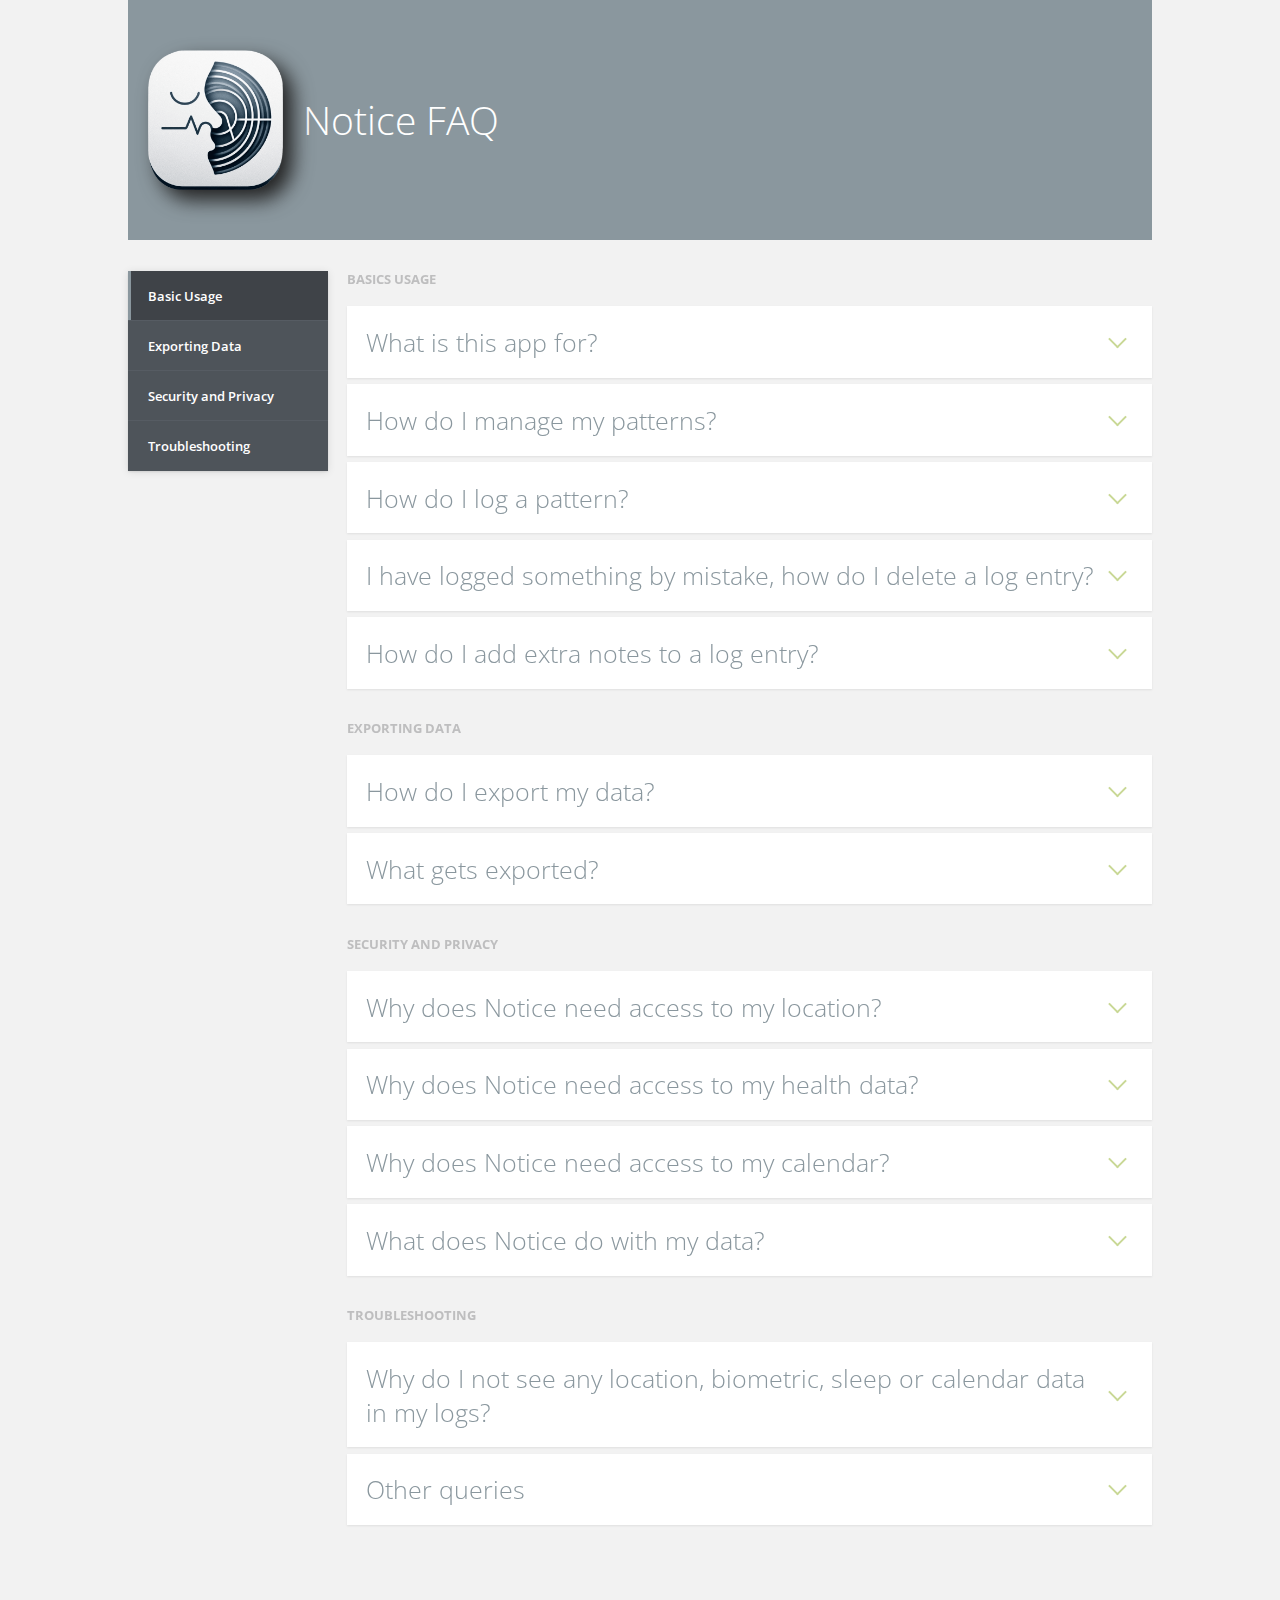
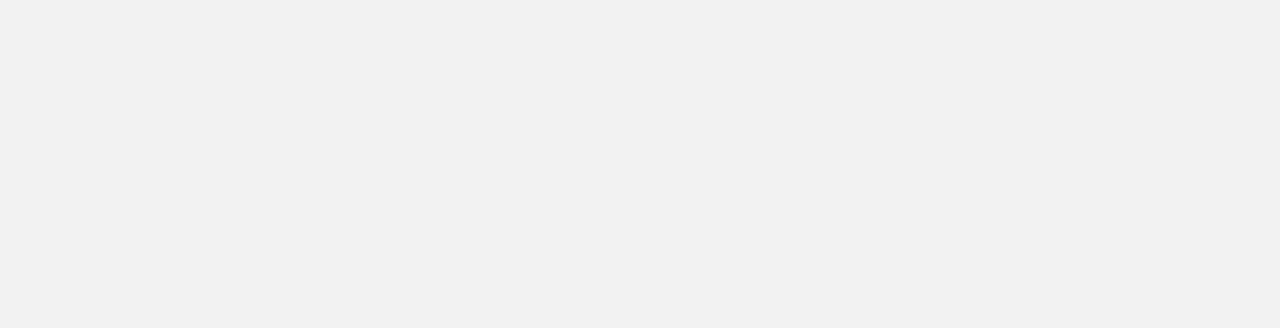
<file: index.html>
<!doctype html>
<html lang="en">

<head>
	<meta charset="UTF-8">
	<meta name="viewport" content="width=device-width, initial-scale=1">
	<script>document.getElementsByTagName("html")[0].className += " js";</script>
	<link rel="stylesheet" href="assets/css/style.css">
	<title>FAQ Template | CodyHouse</title>
	<link rel="icon" type="image/vnd.icon" href="favicon.ico">
</head>

<body>
	<header class="cd-header flex flex-left container max-width-md"
		style="align-items: center; padding: 20px; gap: 20px">

		<img src="assets/png_logo.png"
			style="height:70%;-webkit-filter: drop-shadow(10px 10px 10px #222);filter: drop-shadow(10px 10px 10px #222); overflow:visible"></img>

		<div class="text-component text-center">
			<h1>Notice FAQ</h1>
		</div>
	</header>

	<section class="cd-faq js-cd-faq container max-width-md margin-top-lm margin-bottom-lm">
		<ul class="cd-faq__categories">
			<li><a class="cd-faq__category cd-faq__category-selected truncate" href="#basics">Basic Usage</a></li>
			<li><a class="cd-faq__category truncate" href="#data">Exporting Data</a></li>
			<li><a class="cd-faq__category truncate" href="#privacy">Security and Privacy</a></li>
			<li><a class="cd-faq__category truncate" href="#trouble">Troubleshooting</a></li>
		</ul> <!-- cd-faq__categories -->

		<div class="cd-faq__items">
			<ul id="basics" class="cd-faq__group">
				<li class="cd-faq__title">
					<h2>Basics Usage</h2>
				</li>
				<li class="cd-faq__item">
					<a class="cd-faq__trigger" href="#0"><span>What is this app for?</span></a>
					<div class="cd-faq__content">
						<div class="text-component">
							<p>Notice was built to serve as a therapy / journaling companion. It gather information
								about your day and biometric data and exposes a one-tap action to log a state of mind
								such as when you notice a negative behaviour pattern that you would like to work on.</p>
						</div>
					</div> <!-- cd-faq__content -->
				</li>

				<li class="cd-faq__item">
					<a class="cd-faq__trigger" href="#0"><span>How do I manage my patterns?</span></a>
					<div class="cd-faq__content">
						<div class="text-component">
							<p>To make the most out of the app, you will need to add all the patterns you would like to
								notice. To do this, simply tap the “+” icon in the “Patterns” tab and enter in the
								details, such as the name of what you’d like to notice and a descriptive icon and colour
								to make things more visual!</p>
						</div>
					</div> <!-- cd-faq__content -->
				</li>

				<li class="cd-faq__item">
					<a class="cd-faq__trigger" href="#0"><span>How do I log a pattern?</span></a>
					<div class="cd-faq__content">
						<div class="text-component">
							<p>Notice supports multiple ways of adding a new log so that you can choose the way that
								works the best for you:</p>
							<ol>
								<li>From the app. Simply open the app and tap on a previously added pattern.</li>
								<li>From a widget. You can add a widget to your device’s Home Screen and configure it
									with the patterns you wish to track.</li>
								<li>From your device’s Lock Screen. Similar to Home Screen widgets, Notice offers Lock
									Screen alternatives too, so you have quick access without unlocking your device!
								</li>
								<li>From your action button. Notice supports shortcuts so you can have your action
									button log the pattern of your choice!</li>
								<li>From your wrist. You can add a watch complication for any pattern you’ve added in
									the app.</li>
							</ol>
						</div>
					</div> <!-- cd-faq__content -->
				</li>

				<li class="cd-faq__item">
					<a class="cd-faq__trigger" href="#0"><span>I have logged something by mistake, how do I delete a
							log entry?</span></a>
					<div class="cd-faq__content">
						<div class="text-component">
							<p>Simply navigate to the second tab and swipe left the log you want to delete. Then press
								the delete button.</p>
						</div>
					</div> <!-- cd-faq__content -->
				</li>

				<li class="cd-faq__item">
					<a class="cd-faq__trigger" href="#0"><span>How do I add extra notes to a log entry?</span></a>
					<div class="cd-faq__content">
						<div class="text-component">
							<p>Navigate to the “Logs” tab and tap on the entry you’d like to enrich with a note. Then
								type in your note.</p>
						</div>
					</div> <!-- cd-faq__content -->
				</li>

			</ul> <!-- cd-faq__group -->

			<ul id="data" class="cd-faq__group">
				<li class="cd-faq__title">
					<h2>Exporting data</h2>
				</li>
				<li class="cd-faq__item">
					<a class="cd-faq__trigger" href="#0"><span>How do I export my data?</span></a>
					<div class="cd-faq__content">
						<div class="text-component">
							<p>From the “Logs” tab, click the “Export” button. Then select where you would like to
								export to. Typically this will be the “Files” app. Navigate to the desired location and
								hit “Save”. Your logs will be exported as a csv file.</p>
						</div>
					</div>
				</li>
				<li class="cd-faq__item">
					<a class="cd-faq__trigger" href="#0"><span>What gets exported?</span></a>
					<div class="cd-faq__content">
						<div class="text-component">
							<p>Every point of data that you see displayed under a certain log will be exported. This
								includes location coordinates, last heart rate, last exercise information, sleep data,
								calendar information. Everything you need to run your own data analysis and uncover
								hidden factors and triggers!</p>
						</div>
					</div> <!-- cd-faq__content -->
				</li>
			</ul> <!-- cd-faq__group -->
			<ul id="privacy" class="cd-faq__group">
				<li class="cd-faq__title">
					<h2>Security and Privacy</h2>
				</li>
				<li class="cd-faq__item">
					<a class="cd-faq__trigger" href="#0"><span>Why does Notice need access to my location?</span></a>
					<div class="cd-faq__content">
						<div class="text-component">
							<p>Notice tracks location in hopes that it will help you correlate it to observing certain
								patterns of behaviour. Are you more anxious at work? Or shopping? Location information
								unlocks this.</p>
							<p>You can always tell Notice not to track your location by going into your “Settings” app,
								tapping on Notice and setting location to “Never”.</p>
						</div>
					</div> <!-- cd-faq__content -->
				</li>

				<li class="cd-faq__item">
					<a class="cd-faq__trigger" href="#0"><span>Why does Notice need access to my health data?</span></a>
					<div class="cd-faq__content">
						<div class="text-component">
							<p>Notice tracks various biometric factors such as sleep data, heart rate and exercise data
								that could shine some light into why you are feeling or observing certain patterns. Do
								you feel more negative thoughts on days with less REM sleep? Does exercise impact your
								mood? And many other interesting relationships.</p>
							<p>You can always tell Notice not to track your health data, in a very granular fashion by
								going into your “Settings” app, tapping on Notice and turning off whatever you wish not
								to be tracked.</p>
							<p>Notice will not write any data to your Health data. It only reads from it.</p>
						</div>
					</div> <!-- cd-faq__content -->
				</li>

				<li class="cd-faq__item">
					<a class="cd-faq__trigger" href="#0"><span>Why does Notice need access to my calendar?</span></a>
					<div class="cd-faq__content">
						<div class="text-component">
							<p>Notice tracks event information in hopes that it will help you correlate it to observing
								certain patterns of behaviour. Are you more anxious in days that are packed with
								meetings? Or maybe there’s that monthly review that gets your heart pumping in
								overdrive? Tracking events in your calendar unlocks all of this.</p>
							<p> You can always tell Notice not to track your event data by going into your “Settings”
								app, tapping on Notice and setting “Calendar” to “None”.</p>
							<p> Notice will not write any data to your Calendar. It only reads from it.</p>
						</div>
					</div> <!-- cd-faq__content -->
				</li>

				<li class="cd-faq__item">
					<a class="cd-faq__trigger" href="#0"><span>What does Notice do with my data?</span></a>
					<div class="cd-faq__content">
						<div class="text-component">
							<p>The app simply stores the data it reads from various device APIs in your iCloud. It also
								makes that data available to you through a CSV export. Your data never leaves the
								security of your encrypted iCloud account. Notice does not send any data to any
								proprietary or 3rd party servers, the data is yours.</p>
						</div>
					</div> <!-- cd-faq__content -->
				</li>
			</ul> <!-- cd-faq__group -->
			<ul id="trouble" class="cd-faq__group" style="padding-bottom: 50%;">
				<li class="cd-faq__title">
					<h2>Troubleshooting</h2>
				</li>
				<li class="cd-faq__item">
					<a class="cd-faq__trigger" href="#0"><span>Why do I not see any location, biometric, sleep or
							calendar data in my logs?</span></a>
					<div class="cd-faq__content">
						<div class="text-component">
							<p>Chances are you did not allow Notice to access that data. You can change that by heading
								to your “Settings” app, searching for Notice and then allow the app to access the
								missing bit of information.</p>
						</div>
					</div> <!-- cd-faq__content -->
				</li>
				<li class="cd-faq__item">
					<a class="cd-faq__trigger" href="#0"><span>Other queries</span></a>
					<div class="cd-faq__content">
						<div class="text-component">
							<p>If you have other issues or questions about Notice, feel free to reach out directly to
								the app’s developer at raul.incze@icloud.com
							</p>
						</div>
					</div> <!-- cd-faq__content -->
				</li>

			</ul> <!-- cd-faq__group -->


			<a href="#0" class="cd-faq__close-panel text-replace">Close</a>

			<div class="cd-faq__overlay" aria-hidden="true"></div>
	</section> <!-- cd-faq -->
	<script src="assets/js/util.js"></script> <!-- util functions included in the CodyHouse framework -->
	<script src="assets/js/main.js"></script>
</body>

</html>
</file>
<file: assets/css/style.css>
@import url("https://fonts.googleapis.com/css?family=Open+Sans:400,300,600,700");

*,
*::after,
*::before {
    box-sizing: inherit
}

* {
    font: inherit
}

html,
body,
div,
span,
applet,
object,
iframe,
h1,
h2,
h3,
h4,
h5,
h6,
p,
blockquote,
pre,
a,
abbr,
acronym,
address,
big,
cite,
code,
del,
dfn,
em,
img,
ins,
kbd,
q,
s,
samp,
small,
strike,
strong,
sub,
sup,
tt,
var,
b,
u,
i,
center,
dl,
dt,
dd,
ol,
ul,
li,
fieldset,
form,
label,
legend,
table,
caption,
tbody,
tfoot,
thead,
tr,
th,
td,
article,
aside,
canvas,
details,
embed,
figure,
figcaption,
footer,
header,
hgroup,
menu,
nav,
output,
ruby,
section,
summary,
time,
mark,
audio,
video,
hr {
    margin: 0;
    padding: 0;
    border: 0
}

html {
    box-sizing: border-box
}

body {
    background-color: hsl(0, 0%, 100%);
    background-color: var(--color-bg, white)
}

article,
aside,
details,
figcaption,
figure,
footer,
header,
hgroup,
menu,
nav,
section,
main,
form legend {
    display: block
}

ol,
ul {
    list-style: none
}

blockquote,
q {
    quotes: none
}

button,
input,
textarea,
select {
    margin: 0
}

.btn,
.form-control,
.link,
.reset {
    background-color: transparent;
    padding: 0;
    border: 0;
    border-radius: 0;
    color: inherit;
    line-height: inherit;
    -webkit-appearance: none;
    -moz-appearance: none;
    appearance: none
}

select.form-control::-ms-expand {
    display: none
}

textarea {
    resize: vertical;
    overflow: auto;
    vertical-align: top
}

input::-ms-clear {
    display: none
}

table {
    border-collapse: collapse;
    border-spacing: 0
}

img,
video,
svg {
    max-width: 100%
}

[data-theme] {
    background-color: hsl(0, 0%, 100%);
    background-color: var(--color-bg, #fff);
    color: hsl(240, 4%, 20%);
    color: var(--color-contrast-high, #313135)
}

:root {
    --space-unit: 1em;
    --space-xxxxs: calc(0.125*var(--space-unit));
    --space-xxxs: calc(0.25*var(--space-unit));
    --space-xxs: calc(0.375*var(--space-unit));
    --space-xs: calc(0.5*var(--space-unit));
    --space-sm: calc(0.75*var(--space-unit));
    --space-md: calc(1.25*var(--space-unit));
    --space-lg: calc(2*var(--space-unit));
    --space-xl: calc(3.25*var(--space-unit));
    --space-xxl: calc(5.25*var(--space-unit));
    --space-xxxl: calc(8.5*var(--space-unit));
    --space-xxxxl: calc(13.75*var(--space-unit));
    --component-padding: var(--space-md)
}

:root {
    --max-width-xxs: 32rem;
    --max-width-xs: 38rem;
    --max-width-sm: 48rem;
    --max-width-md: 64rem;
    --max-width-lg: 80rem;
    --max-width-xl: 90rem;
    --max-width-xxl: 120rem
}

@media screen and (min-width: 64rem) {
    .container {
        width: calc(100% - 1.25em);
        width: calc(100% - 2*var(--component-padding));
        margin-left: auto;
        margin-right: auto
    }
}


.max-width-xxs {
    max-width: 32rem;
    max-width: var(--max-width-xxs)
}

.max-width-xs {
    max-width: 38rem;
    max-width: var(--max-width-xs)
}

.max-width-sm {
    max-width: 48rem;
    max-width: var(--max-width-sm)
}

.max-width-md {
    max-width: 64rem;
    max-width: var(--max-width-md)
}

.max-width-lg {
    max-width: 80rem;
    max-width: var(--max-width-lg)
}

.max-width-xl {
    max-width: 90rem;
    max-width: var(--max-width-xl)
}

.max-width-xxl {
    max-width: 120rem;
    max-width: var(--max-width-xxl)
}

.max-width-adaptive-sm {
    max-width: 38rem;
    max-width: var(--max-width-xs)
}

@media (min-width: 64rem) {
    .max-width-adaptive-sm {
        max-width: 48rem;
        max-width: var(--max-width-sm)
    }
}

.max-width-adaptive-md {
    max-width: 38rem;
    max-width: var(--max-width-xs)
}

@media (min-width: 64rem) {
    .max-width-adaptive-md {
        max-width: 64rem;
        max-width: var(--max-width-md)
    }
}

.max-width-adaptive,
.max-width-adaptive-lg {
    max-width: 38rem;
    max-width: var(--max-width-xs)
}

@media (min-width: 64rem) {

    .max-width-adaptive,
    .max-width-adaptive-lg {
        max-width: 64rem;
        max-width: var(--max-width-md)
    }
}

@media (min-width: 90rem) {

    .max-width-adaptive,
    .max-width-adaptive-lg {
        max-width: 80rem;
        max-width: var(--max-width-lg)
    }
}

.max-width-adaptive-xl {
    max-width: 38rem;
    max-width: var(--max-width-xs)
}

@media (min-width: 64rem) {
    .max-width-adaptive-xl {
        max-width: 64rem;
        max-width: var(--max-width-md)
    }
}

@media (min-width: 90rem) {
    .max-width-adaptive-xl {
        max-width: 90rem;
        max-width: var(--max-width-xl)
    }
}

.grid {
    --grid-gap: 0px;
    display: -ms-flexbox;
    display: flex;
    -ms-flex-wrap: wrap;
    flex-wrap: wrap
}

.grid>* {
    -ms-flex-preferred-size: 100%;
    flex-basis: 100%
}

[class*="grid-gap"] {
    margin-bottom: 1em * -1;
    margin-bottom: calc(var(--grid-gap, 1em)*-1);
    margin-right: 1em * -1;
    margin-right: calc(var(--grid-gap, 1em)*-1)
}

[class*="grid-gap"]>* {
    margin-bottom: 1em;
    margin-bottom: var(--grid-gap, 1em);
    margin-right: 1em;
    margin-right: var(--grid-gap, 1em)
}

.grid-gap-xxxxs {
    --grid-gap: var(--space-xxxxs)
}

.grid-gap-xxxs {
    --grid-gap: var(--space-xxxs)
}

.grid-gap-xxs {
    --grid-gap: var(--space-xxs)
}

.grid-gap-xs {
    --grid-gap: var(--space-xs)
}

.grid-gap-sm {
    --grid-gap: var(--space-sm)
}

.grid-gap-md {
    --grid-gap: var(--space-md)
}

.grid-gap-lg {
    --grid-gap: var(--space-lg)
}

.grid-gap-xl {
    --grid-gap: var(--space-xl)
}

.grid-gap-xxl {
    --grid-gap: var(--space-xxl)
}

.grid-gap-xxxl {
    --grid-gap: var(--space-xxxl)
}

.grid-gap-xxxxl {
    --grid-gap: var(--space-xxxxl)
}

.col {
    -ms-flex-positive: 1;
    flex-grow: 1;
    -ms-flex-preferred-size: 0;
    flex-basis: 0;
    max-width: 100%
}

.col-1 {
    -ms-flex-preferred-size: calc(8.33% - 0.01px - 1em);
    -ms-flex-preferred-size: calc(8.33% - 0.01px - var(--grid-gap, 1em));
    flex-basis: calc(8.33% - 0.01px - 1em);
    flex-basis: calc(8.33% - 0.01px - var(--grid-gap, 1em));
    max-width: calc(8.33% - 0.01px - 1em);
    max-width: calc(8.33% - 0.01px - var(--grid-gap, 1em))
}

.col-2 {
    -ms-flex-preferred-size: calc(16.66% - 0.01px - 1em);
    -ms-flex-preferred-size: calc(16.66% - 0.01px - var(--grid-gap, 1em));
    flex-basis: calc(16.66% - 0.01px - 1em);
    flex-basis: calc(16.66% - 0.01px - var(--grid-gap, 1em));
    max-width: calc(16.66% - 0.01px - 1em);
    max-width: calc(16.66% - 0.01px - var(--grid-gap, 1em))
}

.col-3 {
    -ms-flex-preferred-size: calc(25% - 0.01px - 1em);
    -ms-flex-preferred-size: calc(25% - 0.01px - var(--grid-gap, 1em));
    flex-basis: calc(25% - 0.01px - 1em);
    flex-basis: calc(25% - 0.01px - var(--grid-gap, 1em));
    max-width: calc(25% - 0.01px - 1em);
    max-width: calc(25% - 0.01px - var(--grid-gap, 1em))
}

.col-4 {
    -ms-flex-preferred-size: calc(33.33% - 0.01px - 1em);
    -ms-flex-preferred-size: calc(33.33% - 0.01px - var(--grid-gap, 1em));
    flex-basis: calc(33.33% - 0.01px - 1em);
    flex-basis: calc(33.33% - 0.01px - var(--grid-gap, 1em));
    max-width: calc(33.33% - 0.01px - 1em);
    max-width: calc(33.33% - 0.01px - var(--grid-gap, 1em))
}

.col-5 {
    -ms-flex-preferred-size: calc(41.66% - 0.01px - 1em);
    -ms-flex-preferred-size: calc(41.66% - 0.01px - var(--grid-gap, 1em));
    flex-basis: calc(41.66% - 0.01px - 1em);
    flex-basis: calc(41.66% - 0.01px - var(--grid-gap, 1em));
    max-width: calc(41.66% - 0.01px - 1em);
    max-width: calc(41.66% - 0.01px - var(--grid-gap, 1em))
}

.col-6 {
    -ms-flex-preferred-size: calc(50% - 0.01px - 1em);
    -ms-flex-preferred-size: calc(50% - 0.01px - var(--grid-gap, 1em));
    flex-basis: calc(50% - 0.01px - 1em);
    flex-basis: calc(50% - 0.01px - var(--grid-gap, 1em));
    max-width: calc(50% - 0.01px - 1em);
    max-width: calc(50% - 0.01px - var(--grid-gap, 1em))
}

.col-7 {
    -ms-flex-preferred-size: calc(58.33% - 0.01px - 1em);
    -ms-flex-preferred-size: calc(58.33% - 0.01px - var(--grid-gap, 1em));
    flex-basis: calc(58.33% - 0.01px - 1em);
    flex-basis: calc(58.33% - 0.01px - var(--grid-gap, 1em));
    max-width: calc(58.33% - 0.01px - 1em);
    max-width: calc(58.33% - 0.01px - var(--grid-gap, 1em))
}

.col-8 {
    -ms-flex-preferred-size: calc(66.66% - 0.01px - 1em);
    -ms-flex-preferred-size: calc(66.66% - 0.01px - var(--grid-gap, 1em));
    flex-basis: calc(66.66% - 0.01px - 1em);
    flex-basis: calc(66.66% - 0.01px - var(--grid-gap, 1em));
    max-width: calc(66.66% - 0.01px - 1em);
    max-width: calc(66.66% - 0.01px - var(--grid-gap, 1em))
}

.col-9 {
    -ms-flex-preferred-size: calc(75% - 0.01px - 1em);
    -ms-flex-preferred-size: calc(75% - 0.01px - var(--grid-gap, 1em));
    flex-basis: calc(75% - 0.01px - 1em);
    flex-basis: calc(75% - 0.01px - var(--grid-gap, 1em));
    max-width: calc(75% - 0.01px - 1em);
    max-width: calc(75% - 0.01px - var(--grid-gap, 1em))
}

.col-10 {
    -ms-flex-preferred-size: calc(83.33% - 0.01px - 1em);
    -ms-flex-preferred-size: calc(83.33% - 0.01px - var(--grid-gap, 1em));
    flex-basis: calc(83.33% - 0.01px - 1em);
    flex-basis: calc(83.33% - 0.01px - var(--grid-gap, 1em));
    max-width: calc(83.33% - 0.01px - 1em);
    max-width: calc(83.33% - 0.01px - var(--grid-gap, 1em))
}

.col-11 {
    -ms-flex-preferred-size: calc(91.66% - 0.01px - 1em);
    -ms-flex-preferred-size: calc(91.66% - 0.01px - var(--grid-gap, 1em));
    flex-basis: calc(91.66% - 0.01px - 1em);
    flex-basis: calc(91.66% - 0.01px - var(--grid-gap, 1em));
    max-width: calc(91.66% - 0.01px - 1em);
    max-width: calc(91.66% - 0.01px - var(--grid-gap, 1em))
}

.col-12 {
    -ms-flex-preferred-size: calc(100% - 0.01px - 1em);
    -ms-flex-preferred-size: calc(100% - 0.01px - var(--grid-gap, 1em));
    flex-basis: calc(100% - 0.01px - 1em);
    flex-basis: calc(100% - 0.01px - var(--grid-gap, 1em));
    max-width: calc(100% - 0.01px - 1em);
    max-width: calc(100% - 0.01px - var(--grid-gap, 1em))
}

@media (min-width: 32rem) {
    .col\@xs {
        -ms-flex-positive: 1;
        flex-grow: 1;
        -ms-flex-preferred-size: 0;
        flex-basis: 0;
        max-width: 100%
    }

    .col-1\@xs {
        -ms-flex-preferred-size: calc(8.33% - 0.01px - 1em);
        -ms-flex-preferred-size: calc(8.33% - 0.01px - var(--grid-gap, 1em));
        flex-basis: calc(8.33% - 0.01px - 1em);
        flex-basis: calc(8.33% - 0.01px - var(--grid-gap, 1em));
        max-width: calc(8.33% - 0.01px - 1em);
        max-width: calc(8.33% - 0.01px - var(--grid-gap, 1em))
    }

    .col-2\@xs {
        -ms-flex-preferred-size: calc(16.66% - 0.01px - 1em);
        -ms-flex-preferred-size: calc(16.66% - 0.01px - var(--grid-gap, 1em));
        flex-basis: calc(16.66% - 0.01px - 1em);
        flex-basis: calc(16.66% - 0.01px - var(--grid-gap, 1em));
        max-width: calc(16.66% - 0.01px - 1em);
        max-width: calc(16.66% - 0.01px - var(--grid-gap, 1em))
    }

    .col-3\@xs {
        -ms-flex-preferred-size: calc(25% - 0.01px - 1em);
        -ms-flex-preferred-size: calc(25% - 0.01px - var(--grid-gap, 1em));
        flex-basis: calc(25% - 0.01px - 1em);
        flex-basis: calc(25% - 0.01px - var(--grid-gap, 1em));
        max-width: calc(25% - 0.01px - 1em);
        max-width: calc(25% - 0.01px - var(--grid-gap, 1em))
    }

    .col-4\@xs {
        -ms-flex-preferred-size: calc(33.33% - 0.01px - 1em);
        -ms-flex-preferred-size: calc(33.33% - 0.01px - var(--grid-gap, 1em));
        flex-basis: calc(33.33% - 0.01px - 1em);
        flex-basis: calc(33.33% - 0.01px - var(--grid-gap, 1em));
        max-width: calc(33.33% - 0.01px - 1em);
        max-width: calc(33.33% - 0.01px - var(--grid-gap, 1em))
    }

    .col-5\@xs {
        -ms-flex-preferred-size: calc(41.66% - 0.01px - 1em);
        -ms-flex-preferred-size: calc(41.66% - 0.01px - var(--grid-gap, 1em));
        flex-basis: calc(41.66% - 0.01px - 1em);
        flex-basis: calc(41.66% - 0.01px - var(--grid-gap, 1em));
        max-width: calc(41.66% - 0.01px - 1em);
        max-width: calc(41.66% - 0.01px - var(--grid-gap, 1em))
    }

    .col-6\@xs {
        -ms-flex-preferred-size: calc(50% - 0.01px - 1em);
        -ms-flex-preferred-size: calc(50% - 0.01px - var(--grid-gap, 1em));
        flex-basis: calc(50% - 0.01px - 1em);
        flex-basis: calc(50% - 0.01px - var(--grid-gap, 1em));
        max-width: calc(50% - 0.01px - 1em);
        max-width: calc(50% - 0.01px - var(--grid-gap, 1em))
    }

    .col-7\@xs {
        -ms-flex-preferred-size: calc(58.33% - 0.01px - 1em);
        -ms-flex-preferred-size: calc(58.33% - 0.01px - var(--grid-gap, 1em));
        flex-basis: calc(58.33% - 0.01px - 1em);
        flex-basis: calc(58.33% - 0.01px - var(--grid-gap, 1em));
        max-width: calc(58.33% - 0.01px - 1em);
        max-width: calc(58.33% - 0.01px - var(--grid-gap, 1em))
    }

    .col-8\@xs {
        -ms-flex-preferred-size: calc(66.66% - 0.01px - 1em);
        -ms-flex-preferred-size: calc(66.66% - 0.01px - var(--grid-gap, 1em));
        flex-basis: calc(66.66% - 0.01px - 1em);
        flex-basis: calc(66.66% - 0.01px - var(--grid-gap, 1em));
        max-width: calc(66.66% - 0.01px - 1em);
        max-width: calc(66.66% - 0.01px - var(--grid-gap, 1em))
    }

    .col-9\@xs {
        -ms-flex-preferred-size: calc(75% - 0.01px - 1em);
        -ms-flex-preferred-size: calc(75% - 0.01px - var(--grid-gap, 1em));
        flex-basis: calc(75% - 0.01px - 1em);
        flex-basis: calc(75% - 0.01px - var(--grid-gap, 1em));
        max-width: calc(75% - 0.01px - 1em);
        max-width: calc(75% - 0.01px - var(--grid-gap, 1em))
    }

    .col-10\@xs {
        -ms-flex-preferred-size: calc(83.33% - 0.01px - 1em);
        -ms-flex-preferred-size: calc(83.33% - 0.01px - var(--grid-gap, 1em));
        flex-basis: calc(83.33% - 0.01px - 1em);
        flex-basis: calc(83.33% - 0.01px - var(--grid-gap, 1em));
        max-width: calc(83.33% - 0.01px - 1em);
        max-width: calc(83.33% - 0.01px - var(--grid-gap, 1em))
    }

    .col-11\@xs {
        -ms-flex-preferred-size: calc(91.66% - 0.01px - 1em);
        -ms-flex-preferred-size: calc(91.66% - 0.01px - var(--grid-gap, 1em));
        flex-basis: calc(91.66% - 0.01px - 1em);
        flex-basis: calc(91.66% - 0.01px - var(--grid-gap, 1em));
        max-width: calc(91.66% - 0.01px - 1em);
        max-width: calc(91.66% - 0.01px - var(--grid-gap, 1em))
    }

    .col-12\@xs {
        -ms-flex-preferred-size: calc(100% - 0.01px - 1em);
        -ms-flex-preferred-size: calc(100% - 0.01px - var(--grid-gap, 1em));
        flex-basis: calc(100% - 0.01px - 1em);
        flex-basis: calc(100% - 0.01px - var(--grid-gap, 1em));
        max-width: calc(100% - 0.01px - 1em);
        max-width: calc(100% - 0.01px - var(--grid-gap, 1em))
    }
}

@media (min-width: 48rem) {
    .col\@sm {
        -ms-flex-positive: 1;
        flex-grow: 1;
        -ms-flex-preferred-size: 0;
        flex-basis: 0;
        max-width: 100%
    }

    .col-1\@sm {
        -ms-flex-preferred-size: calc(8.33% - 0.01px - 1em);
        -ms-flex-preferred-size: calc(8.33% - 0.01px - var(--grid-gap, 1em));
        flex-basis: calc(8.33% - 0.01px - 1em);
        flex-basis: calc(8.33% - 0.01px - var(--grid-gap, 1em));
        max-width: calc(8.33% - 0.01px - 1em);
        max-width: calc(8.33% - 0.01px - var(--grid-gap, 1em))
    }

    .col-2\@sm {
        -ms-flex-preferred-size: calc(16.66% - 0.01px - 1em);
        -ms-flex-preferred-size: calc(16.66% - 0.01px - var(--grid-gap, 1em));
        flex-basis: calc(16.66% - 0.01px - 1em);
        flex-basis: calc(16.66% - 0.01px - var(--grid-gap, 1em));
        max-width: calc(16.66% - 0.01px - 1em);
        max-width: calc(16.66% - 0.01px - var(--grid-gap, 1em))
    }

    .col-3\@sm {
        -ms-flex-preferred-size: calc(25% - 0.01px - 1em);
        -ms-flex-preferred-size: calc(25% - 0.01px - var(--grid-gap, 1em));
        flex-basis: calc(25% - 0.01px - 1em);
        flex-basis: calc(25% - 0.01px - var(--grid-gap, 1em));
        max-width: calc(25% - 0.01px - 1em);
        max-width: calc(25% - 0.01px - var(--grid-gap, 1em))
    }

    .col-4\@sm {
        -ms-flex-preferred-size: calc(33.33% - 0.01px - 1em);
        -ms-flex-preferred-size: calc(33.33% - 0.01px - var(--grid-gap, 1em));
        flex-basis: calc(33.33% - 0.01px - 1em);
        flex-basis: calc(33.33% - 0.01px - var(--grid-gap, 1em));
        max-width: calc(33.33% - 0.01px - 1em);
        max-width: calc(33.33% - 0.01px - var(--grid-gap, 1em))
    }

    .col-5\@sm {
        -ms-flex-preferred-size: calc(41.66% - 0.01px - 1em);
        -ms-flex-preferred-size: calc(41.66% - 0.01px - var(--grid-gap, 1em));
        flex-basis: calc(41.66% - 0.01px - 1em);
        flex-basis: calc(41.66% - 0.01px - var(--grid-gap, 1em));
        max-width: calc(41.66% - 0.01px - 1em);
        max-width: calc(41.66% - 0.01px - var(--grid-gap, 1em))
    }

    .col-6\@sm {
        -ms-flex-preferred-size: calc(50% - 0.01px - 1em);
        -ms-flex-preferred-size: calc(50% - 0.01px - var(--grid-gap, 1em));
        flex-basis: calc(50% - 0.01px - 1em);
        flex-basis: calc(50% - 0.01px - var(--grid-gap, 1em));
        max-width: calc(50% - 0.01px - 1em);
        max-width: calc(50% - 0.01px - var(--grid-gap, 1em))
    }

    .col-7\@sm {
        -ms-flex-preferred-size: calc(58.33% - 0.01px - 1em);
        -ms-flex-preferred-size: calc(58.33% - 0.01px - var(--grid-gap, 1em));
        flex-basis: calc(58.33% - 0.01px - 1em);
        flex-basis: calc(58.33% - 0.01px - var(--grid-gap, 1em));
        max-width: calc(58.33% - 0.01px - 1em);
        max-width: calc(58.33% - 0.01px - var(--grid-gap, 1em))
    }

    .col-8\@sm {
        -ms-flex-preferred-size: calc(66.66% - 0.01px - 1em);
        -ms-flex-preferred-size: calc(66.66% - 0.01px - var(--grid-gap, 1em));
        flex-basis: calc(66.66% - 0.01px - 1em);
        flex-basis: calc(66.66% - 0.01px - var(--grid-gap, 1em));
        max-width: calc(66.66% - 0.01px - 1em);
        max-width: calc(66.66% - 0.01px - var(--grid-gap, 1em))
    }

    .col-9\@sm {
        -ms-flex-preferred-size: calc(75% - 0.01px - 1em);
        -ms-flex-preferred-size: calc(75% - 0.01px - var(--grid-gap, 1em));
        flex-basis: calc(75% - 0.01px - 1em);
        flex-basis: calc(75% - 0.01px - var(--grid-gap, 1em));
        max-width: calc(75% - 0.01px - 1em);
        max-width: calc(75% - 0.01px - var(--grid-gap, 1em))
    }

    .col-10\@sm {
        -ms-flex-preferred-size: calc(83.33% - 0.01px - 1em);
        -ms-flex-preferred-size: calc(83.33% - 0.01px - var(--grid-gap, 1em));
        flex-basis: calc(83.33% - 0.01px - 1em);
        flex-basis: calc(83.33% - 0.01px - var(--grid-gap, 1em));
        max-width: calc(83.33% - 0.01px - 1em);
        max-width: calc(83.33% - 0.01px - var(--grid-gap, 1em))
    }

    .col-11\@sm {
        -ms-flex-preferred-size: calc(91.66% - 0.01px - 1em);
        -ms-flex-preferred-size: calc(91.66% - 0.01px - var(--grid-gap, 1em));
        flex-basis: calc(91.66% - 0.01px - 1em);
        flex-basis: calc(91.66% - 0.01px - var(--grid-gap, 1em));
        max-width: calc(91.66% - 0.01px - 1em);
        max-width: calc(91.66% - 0.01px - var(--grid-gap, 1em))
    }

    .col-12\@sm {
        -ms-flex-preferred-size: calc(100% - 0.01px - 1em);
        -ms-flex-preferred-size: calc(100% - 0.01px - var(--grid-gap, 1em));
        flex-basis: calc(100% - 0.01px - 1em);
        flex-basis: calc(100% - 0.01px - var(--grid-gap, 1em));
        max-width: calc(100% - 0.01px - 1em);
        max-width: calc(100% - 0.01px - var(--grid-gap, 1em))
    }
}

@media (min-width: 64rem) {
    .col\@md {
        -ms-flex-positive: 1;
        flex-grow: 1;
        -ms-flex-preferred-size: 0;
        flex-basis: 0;
        max-width: 100%
    }

    .col-1\@md {
        -ms-flex-preferred-size: calc(8.33% - 0.01px - 1em);
        -ms-flex-preferred-size: calc(8.33% - 0.01px - var(--grid-gap, 1em));
        flex-basis: calc(8.33% - 0.01px - 1em);
        flex-basis: calc(8.33% - 0.01px - var(--grid-gap, 1em));
        max-width: calc(8.33% - 0.01px - 1em);
        max-width: calc(8.33% - 0.01px - var(--grid-gap, 1em))
    }

    .col-2\@md {
        -ms-flex-preferred-size: calc(16.66% - 0.01px - 1em);
        -ms-flex-preferred-size: calc(16.66% - 0.01px - var(--grid-gap, 1em));
        flex-basis: calc(16.66% - 0.01px - 1em);
        flex-basis: calc(16.66% - 0.01px - var(--grid-gap, 1em));
        max-width: calc(16.66% - 0.01px - 1em);
        max-width: calc(16.66% - 0.01px - var(--grid-gap, 1em))
    }

    .col-3\@md {
        -ms-flex-preferred-size: calc(25% - 0.01px - 1em);
        -ms-flex-preferred-size: calc(25% - 0.01px - var(--grid-gap, 1em));
        flex-basis: calc(25% - 0.01px - 1em);
        flex-basis: calc(25% - 0.01px - var(--grid-gap, 1em));
        max-width: calc(25% - 0.01px - 1em);
        max-width: calc(25% - 0.01px - var(--grid-gap, 1em))
    }

    .col-4\@md {
        -ms-flex-preferred-size: calc(33.33% - 0.01px - 1em);
        -ms-flex-preferred-size: calc(33.33% - 0.01px - var(--grid-gap, 1em));
        flex-basis: calc(33.33% - 0.01px - 1em);
        flex-basis: calc(33.33% - 0.01px - var(--grid-gap, 1em));
        max-width: calc(33.33% - 0.01px - 1em);
        max-width: calc(33.33% - 0.01px - var(--grid-gap, 1em))
    }

    .col-5\@md {
        -ms-flex-preferred-size: calc(41.66% - 0.01px - 1em);
        -ms-flex-preferred-size: calc(41.66% - 0.01px - var(--grid-gap, 1em));
        flex-basis: calc(41.66% - 0.01px - 1em);
        flex-basis: calc(41.66% - 0.01px - var(--grid-gap, 1em));
        max-width: calc(41.66% - 0.01px - 1em);
        max-width: calc(41.66% - 0.01px - var(--grid-gap, 1em))
    }

    .col-6\@md {
        -ms-flex-preferred-size: calc(50% - 0.01px - 1em);
        -ms-flex-preferred-size: calc(50% - 0.01px - var(--grid-gap, 1em));
        flex-basis: calc(50% - 0.01px - 1em);
        flex-basis: calc(50% - 0.01px - var(--grid-gap, 1em));
        max-width: calc(50% - 0.01px - 1em);
        max-width: calc(50% - 0.01px - var(--grid-gap, 1em))
    }

    .col-7\@md {
        -ms-flex-preferred-size: calc(58.33% - 0.01px - 1em);
        -ms-flex-preferred-size: calc(58.33% - 0.01px - var(--grid-gap, 1em));
        flex-basis: calc(58.33% - 0.01px - 1em);
        flex-basis: calc(58.33% - 0.01px - var(--grid-gap, 1em));
        max-width: calc(58.33% - 0.01px - 1em);
        max-width: calc(58.33% - 0.01px - var(--grid-gap, 1em))
    }

    .col-8\@md {
        -ms-flex-preferred-size: calc(66.66% - 0.01px - 1em);
        -ms-flex-preferred-size: calc(66.66% - 0.01px - var(--grid-gap, 1em));
        flex-basis: calc(66.66% - 0.01px - 1em);
        flex-basis: calc(66.66% - 0.01px - var(--grid-gap, 1em));
        max-width: calc(66.66% - 0.01px - 1em);
        max-width: calc(66.66% - 0.01px - var(--grid-gap, 1em))
    }

    .col-9\@md {
        -ms-flex-preferred-size: calc(75% - 0.01px - 1em);
        -ms-flex-preferred-size: calc(75% - 0.01px - var(--grid-gap, 1em));
        flex-basis: calc(75% - 0.01px - 1em);
        flex-basis: calc(75% - 0.01px - var(--grid-gap, 1em));
        max-width: calc(75% - 0.01px - 1em);
        max-width: calc(75% - 0.01px - var(--grid-gap, 1em))
    }

    .col-10\@md {
        -ms-flex-preferred-size: calc(83.33% - 0.01px - 1em);
        -ms-flex-preferred-size: calc(83.33% - 0.01px - var(--grid-gap, 1em));
        flex-basis: calc(83.33% - 0.01px - 1em);
        flex-basis: calc(83.33% - 0.01px - var(--grid-gap, 1em));
        max-width: calc(83.33% - 0.01px - 1em);
        max-width: calc(83.33% - 0.01px - var(--grid-gap, 1em))
    }

    .col-11\@md {
        -ms-flex-preferred-size: calc(91.66% - 0.01px - 1em);
        -ms-flex-preferred-size: calc(91.66% - 0.01px - var(--grid-gap, 1em));
        flex-basis: calc(91.66% - 0.01px - 1em);
        flex-basis: calc(91.66% - 0.01px - var(--grid-gap, 1em));
        max-width: calc(91.66% - 0.01px - 1em);
        max-width: calc(91.66% - 0.01px - var(--grid-gap, 1em))
    }

    .col-12\@md {
        -ms-flex-preferred-size: calc(100% - 0.01px - 1em);
        -ms-flex-preferred-size: calc(100% - 0.01px - var(--grid-gap, 1em));
        flex-basis: calc(100% - 0.01px - 1em);
        flex-basis: calc(100% - 0.01px - var(--grid-gap, 1em));
        max-width: calc(100% - 0.01px - 1em);
        max-width: calc(100% - 0.01px - var(--grid-gap, 1em))
    }
}

@media (min-width: 80rem) {
    .col\@lg {
        -ms-flex-positive: 1;
        flex-grow: 1;
        -ms-flex-preferred-size: 0;
        flex-basis: 0;
        max-width: 100%
    }

    .col-1\@lg {
        -ms-flex-preferred-size: calc(8.33% - 0.01px - 1em);
        -ms-flex-preferred-size: calc(8.33% - 0.01px - var(--grid-gap, 1em));
        flex-basis: calc(8.33% - 0.01px - 1em);
        flex-basis: calc(8.33% - 0.01px - var(--grid-gap, 1em));
        max-width: calc(8.33% - 0.01px - 1em);
        max-width: calc(8.33% - 0.01px - var(--grid-gap, 1em))
    }

    .col-2\@lg {
        -ms-flex-preferred-size: calc(16.66% - 0.01px - 1em);
        -ms-flex-preferred-size: calc(16.66% - 0.01px - var(--grid-gap, 1em));
        flex-basis: calc(16.66% - 0.01px - 1em);
        flex-basis: calc(16.66% - 0.01px - var(--grid-gap, 1em));
        max-width: calc(16.66% - 0.01px - 1em);
        max-width: calc(16.66% - 0.01px - var(--grid-gap, 1em))
    }

    .col-3\@lg {
        -ms-flex-preferred-size: calc(25% - 0.01px - 1em);
        -ms-flex-preferred-size: calc(25% - 0.01px - var(--grid-gap, 1em));
        flex-basis: calc(25% - 0.01px - 1em);
        flex-basis: calc(25% - 0.01px - var(--grid-gap, 1em));
        max-width: calc(25% - 0.01px - 1em);
        max-width: calc(25% - 0.01px - var(--grid-gap, 1em))
    }

    .col-4\@lg {
        -ms-flex-preferred-size: calc(33.33% - 0.01px - 1em);
        -ms-flex-preferred-size: calc(33.33% - 0.01px - var(--grid-gap, 1em));
        flex-basis: calc(33.33% - 0.01px - 1em);
        flex-basis: calc(33.33% - 0.01px - var(--grid-gap, 1em));
        max-width: calc(33.33% - 0.01px - 1em);
        max-width: calc(33.33% - 0.01px - var(--grid-gap, 1em))
    }

    .col-5\@lg {
        -ms-flex-preferred-size: calc(41.66% - 0.01px - 1em);
        -ms-flex-preferred-size: calc(41.66% - 0.01px - var(--grid-gap, 1em));
        flex-basis: calc(41.66% - 0.01px - 1em);
        flex-basis: calc(41.66% - 0.01px - var(--grid-gap, 1em));
        max-width: calc(41.66% - 0.01px - 1em);
        max-width: calc(41.66% - 0.01px - var(--grid-gap, 1em))
    }

    .col-6\@lg {
        -ms-flex-preferred-size: calc(50% - 0.01px - 1em);
        -ms-flex-preferred-size: calc(50% - 0.01px - var(--grid-gap, 1em));
        flex-basis: calc(50% - 0.01px - 1em);
        flex-basis: calc(50% - 0.01px - var(--grid-gap, 1em));
        max-width: calc(50% - 0.01px - 1em);
        max-width: calc(50% - 0.01px - var(--grid-gap, 1em))
    }

    .col-7\@lg {
        -ms-flex-preferred-size: calc(58.33% - 0.01px - 1em);
        -ms-flex-preferred-size: calc(58.33% - 0.01px - var(--grid-gap, 1em));
        flex-basis: calc(58.33% - 0.01px - 1em);
        flex-basis: calc(58.33% - 0.01px - var(--grid-gap, 1em));
        max-width: calc(58.33% - 0.01px - 1em);
        max-width: calc(58.33% - 0.01px - var(--grid-gap, 1em))
    }

    .col-8\@lg {
        -ms-flex-preferred-size: calc(66.66% - 0.01px - 1em);
        -ms-flex-preferred-size: calc(66.66% - 0.01px - var(--grid-gap, 1em));
        flex-basis: calc(66.66% - 0.01px - 1em);
        flex-basis: calc(66.66% - 0.01px - var(--grid-gap, 1em));
        max-width: calc(66.66% - 0.01px - 1em);
        max-width: calc(66.66% - 0.01px - var(--grid-gap, 1em))
    }

    .col-9\@lg {
        -ms-flex-preferred-size: calc(75% - 0.01px - 1em);
        -ms-flex-preferred-size: calc(75% - 0.01px - var(--grid-gap, 1em));
        flex-basis: calc(75% - 0.01px - 1em);
        flex-basis: calc(75% - 0.01px - var(--grid-gap, 1em));
        max-width: calc(75% - 0.01px - 1em);
        max-width: calc(75% - 0.01px - var(--grid-gap, 1em))
    }

    .col-10\@lg {
        -ms-flex-preferred-size: calc(83.33% - 0.01px - 1em);
        -ms-flex-preferred-size: calc(83.33% - 0.01px - var(--grid-gap, 1em));
        flex-basis: calc(83.33% - 0.01px - 1em);
        flex-basis: calc(83.33% - 0.01px - var(--grid-gap, 1em));
        max-width: calc(83.33% - 0.01px - 1em);
        max-width: calc(83.33% - 0.01px - var(--grid-gap, 1em))
    }

    .col-11\@lg {
        -ms-flex-preferred-size: calc(91.66% - 0.01px - 1em);
        -ms-flex-preferred-size: calc(91.66% - 0.01px - var(--grid-gap, 1em));
        flex-basis: calc(91.66% - 0.01px - 1em);
        flex-basis: calc(91.66% - 0.01px - var(--grid-gap, 1em));
        max-width: calc(91.66% - 0.01px - 1em);
        max-width: calc(91.66% - 0.01px - var(--grid-gap, 1em))
    }

    .col-12\@lg {
        -ms-flex-preferred-size: calc(100% - 0.01px - 1em);
        -ms-flex-preferred-size: calc(100% - 0.01px - var(--grid-gap, 1em));
        flex-basis: calc(100% - 0.01px - 1em);
        flex-basis: calc(100% - 0.01px - var(--grid-gap, 1em));
        max-width: calc(100% - 0.01px - 1em);
        max-width: calc(100% - 0.01px - var(--grid-gap, 1em))
    }
}

@media (min-width: 90rem) {
    .col\@xl {
        -ms-flex-positive: 1;
        flex-grow: 1;
        -ms-flex-preferred-size: 0;
        flex-basis: 0;
        max-width: 100%
    }

    .col-1\@xl {
        -ms-flex-preferred-size: calc(8.33% - 0.01px - 1em);
        -ms-flex-preferred-size: calc(8.33% - 0.01px - var(--grid-gap, 1em));
        flex-basis: calc(8.33% - 0.01px - 1em);
        flex-basis: calc(8.33% - 0.01px - var(--grid-gap, 1em));
        max-width: calc(8.33% - 0.01px - 1em);
        max-width: calc(8.33% - 0.01px - var(--grid-gap, 1em))
    }

    .col-2\@xl {
        -ms-flex-preferred-size: calc(16.66% - 0.01px - 1em);
        -ms-flex-preferred-size: calc(16.66% - 0.01px - var(--grid-gap, 1em));
        flex-basis: calc(16.66% - 0.01px - 1em);
        flex-basis: calc(16.66% - 0.01px - var(--grid-gap, 1em));
        max-width: calc(16.66% - 0.01px - 1em);
        max-width: calc(16.66% - 0.01px - var(--grid-gap, 1em))
    }

    .col-3\@xl {
        -ms-flex-preferred-size: calc(25% - 0.01px - 1em);
        -ms-flex-preferred-size: calc(25% - 0.01px - var(--grid-gap, 1em));
        flex-basis: calc(25% - 0.01px - 1em);
        flex-basis: calc(25% - 0.01px - var(--grid-gap, 1em));
        max-width: calc(25% - 0.01px - 1em);
        max-width: calc(25% - 0.01px - var(--grid-gap, 1em))
    }

    .col-4\@xl {
        -ms-flex-preferred-size: calc(33.33% - 0.01px - 1em);
        -ms-flex-preferred-size: calc(33.33% - 0.01px - var(--grid-gap, 1em));
        flex-basis: calc(33.33% - 0.01px - 1em);
        flex-basis: calc(33.33% - 0.01px - var(--grid-gap, 1em));
        max-width: calc(33.33% - 0.01px - 1em);
        max-width: calc(33.33% - 0.01px - var(--grid-gap, 1em))
    }

    .col-5\@xl {
        -ms-flex-preferred-size: calc(41.66% - 0.01px - 1em);
        -ms-flex-preferred-size: calc(41.66% - 0.01px - var(--grid-gap, 1em));
        flex-basis: calc(41.66% - 0.01px - 1em);
        flex-basis: calc(41.66% - 0.01px - var(--grid-gap, 1em));
        max-width: calc(41.66% - 0.01px - 1em);
        max-width: calc(41.66% - 0.01px - var(--grid-gap, 1em))
    }

    .col-6\@xl {
        -ms-flex-preferred-size: calc(50% - 0.01px - 1em);
        -ms-flex-preferred-size: calc(50% - 0.01px - var(--grid-gap, 1em));
        flex-basis: calc(50% - 0.01px - 1em);
        flex-basis: calc(50% - 0.01px - var(--grid-gap, 1em));
        max-width: calc(50% - 0.01px - 1em);
        max-width: calc(50% - 0.01px - var(--grid-gap, 1em))
    }

    .col-7\@xl {
        -ms-flex-preferred-size: calc(58.33% - 0.01px - 1em);
        -ms-flex-preferred-size: calc(58.33% - 0.01px - var(--grid-gap, 1em));
        flex-basis: calc(58.33% - 0.01px - 1em);
        flex-basis: calc(58.33% - 0.01px - var(--grid-gap, 1em));
        max-width: calc(58.33% - 0.01px - 1em);
        max-width: calc(58.33% - 0.01px - var(--grid-gap, 1em))
    }

    .col-8\@xl {
        -ms-flex-preferred-size: calc(66.66% - 0.01px - 1em);
        -ms-flex-preferred-size: calc(66.66% - 0.01px - var(--grid-gap, 1em));
        flex-basis: calc(66.66% - 0.01px - 1em);
        flex-basis: calc(66.66% - 0.01px - var(--grid-gap, 1em));
        max-width: calc(66.66% - 0.01px - 1em);
        max-width: calc(66.66% - 0.01px - var(--grid-gap, 1em))
    }

    .col-9\@xl {
        -ms-flex-preferred-size: calc(75% - 0.01px - 1em);
        -ms-flex-preferred-size: calc(75% - 0.01px - var(--grid-gap, 1em));
        flex-basis: calc(75% - 0.01px - 1em);
        flex-basis: calc(75% - 0.01px - var(--grid-gap, 1em));
        max-width: calc(75% - 0.01px - 1em);
        max-width: calc(75% - 0.01px - var(--grid-gap, 1em))
    }

    .col-10\@xl {
        -ms-flex-preferred-size: calc(83.33% - 0.01px - 1em);
        -ms-flex-preferred-size: calc(83.33% - 0.01px - var(--grid-gap, 1em));
        flex-basis: calc(83.33% - 0.01px - 1em);
        flex-basis: calc(83.33% - 0.01px - var(--grid-gap, 1em));
        max-width: calc(83.33% - 0.01px - 1em);
        max-width: calc(83.33% - 0.01px - var(--grid-gap, 1em))
    }

    .col-11\@xl {
        -ms-flex-preferred-size: calc(91.66% - 0.01px - 1em);
        -ms-flex-preferred-size: calc(91.66% - 0.01px - var(--grid-gap, 1em));
        flex-basis: calc(91.66% - 0.01px - 1em);
        flex-basis: calc(91.66% - 0.01px - var(--grid-gap, 1em));
        max-width: calc(91.66% - 0.01px - 1em);
        max-width: calc(91.66% - 0.01px - var(--grid-gap, 1em))
    }

    .col-12\@xl {
        -ms-flex-preferred-size: calc(100% - 0.01px - 1em);
        -ms-flex-preferred-size: calc(100% - 0.01px - var(--grid-gap, 1em));
        flex-basis: calc(100% - 0.01px - 1em);
        flex-basis: calc(100% - 0.01px - var(--grid-gap, 1em));
        max-width: calc(100% - 0.01px - 1em);
        max-width: calc(100% - 0.01px - var(--grid-gap, 1em))
    }
}

:root {
    --radius-sm: calc(var(--radius, 0.25em)/2);
    --radius-md: var(--radius, 0.25em);
    --radius-lg: calc(var(--radius, 0.25em)*2);
    --shadow-sm: 0 1px 2px rgba(0, 0, 0, .085), 0 1px 8px rgba(0, 0, 0, .1);
    --shadow-md: 0 1px 8px rgba(0, 0, 0, .1), 0 8px 24px rgba(0, 0, 0, .15);
    --shadow-lg: 0 1px 8px rgba(0, 0, 0, .1), 0 16px 48px rgba(0, 0, 0, .1), 0 24px 60px rgba(0, 0, 0, .1);
    --bounce: cubic-bezier(0.175, 0.885, 0.32, 1.275);
    --ease-in-out: cubic-bezier(0.645, 0.045, 0.355, 1);
    --ease-in: cubic-bezier(0.55, 0.055, 0.675, 0.19);
    --ease-out: cubic-bezier(0.215, 0.61, 0.355, 1)
}

:root {
    --body-line-height: 1.4;
    --heading-line-height: 1.2
}

body {
    font-size: 1em;
    font-size: var(--text-base-size, 1em);
    font-family: 'Open Sans', sans-serif;
    font-family: var(--font-primary, sans-serif);
    color: hsl(240, 4%, 20%);
    color: var(--color-contrast-high, #313135)
}

h1,
h2,
h3,
h4 {
    color: hsl(240, 8%, 12%);
    color: var(--color-contrast-higher, #1c1c21);
    line-height: 1.2;
    line-height: var(--heading-line-height, 1.2)
}

.text-xxxl {
    font-size: 2.48832em;
    font-size: var(--text-xxxl, 2.488em)
}

h1,
.text-xxl {
    font-size: 2.0736em;
    font-size: var(--text-xxl, 2.074em)
}

h2,
.text-xl {
    font-size: 1.728em;
    font-size: var(--text-xl, 1.728em)
}

h3,
.text-lg {
    font-size: 1.44em;
    font-size: var(--text-lg, 1.44em)
}

h4,
.text-md {
    font-size: 1.2em;
    font-size: var(--text-md, 1.2em)
}

small,
.text-sm {
    font-size: 0.83333em;
    font-size: var(--text-sm, 0.833em)
}

.text-xs {
    font-size: 0.69444em;
    font-size: var(--text-xs, 0.694em)
}

a,
.link {
    color: hsl(220, 90%, 56%);
    color: var(--color-primary, #2a6df4);
    text-decoration: underline
}

strong,
.text-bold {
    font-weight: bold
}

s {
    text-decoration: line-through
}

u,
.text-underline {
    text-decoration: underline
}

.text-component {
    --component-body-line-height: calc(var(--body-line-height)*var(--line-height-multiplier, 1));
    --component-heading-line-height: calc(var(--heading-line-height)*var(--line-height-multiplier, 1))
}

.text-component h1,
.text-component h2,
.text-component h3,
.text-component h4 {
    line-height: 1.2;
    line-height: var(--component-heading-line-height, 1.2);
    margin-bottom: 0.25em;
    margin-bottom: calc(var(--space-xxxs)*var(--text-vspace-multiplier, 1))
}

.text-component h2,
.text-component h3,
.text-component h4 {
    margin-top: 0.75em;
    margin-top: calc(var(--space-sm)*var(--text-vspace-multiplier, 1))
}

.text-component p,
.text-component blockquote,
.text-component ul li,
.text-component ol li {
    line-height: 1.4;
    line-height: var(--component-body-line-height)
}

.text-component ul,
.text-component ol,
.text-component p,
.text-component blockquote,
.text-component .text-component__block {
    margin-bottom: 0.75em;
    margin-bottom: calc(var(--space-sm)*var(--text-vspace-multiplier, 1))
}

.text-component ul,
.text-component ol {
    padding-left: 1em
}

.text-component ul {
    list-style-type: disc
}

.text-component ol {
    list-style-type: decimal
}

.text-component img {
    display: block;
    margin: 0 auto
}

.text-component figcaption {
    text-align: center;
    margin-top: 0.5em;
    margin-top: var(--space-xs)
}

.text-component em {
    font-style: italic
}

.text-component hr {
    margin-top: 2em;
    margin-top: calc(var(--space-lg)*var(--text-vspace-multiplier, 1));
    margin-bottom: 2em;
    margin-bottom: calc(var(--space-lg)*var(--text-vspace-multiplier, 1));
    margin-left: auto;
    margin-right: auto
}

.text-component>*:first-child {
    margin-top: 0
}

.text-component>*:last-child {
    margin-bottom: 0
}

.text-component__block--full-width {
    width: 100vw;
    margin-left: calc(50% - 50vw)
}

@media (min-width: 48rem) {

    .text-component__block--left,
    .text-component__block--right {
        width: 45%
    }

    .text-component__block--left img,
    .text-component__block--right img {
        width: 100%
    }

    .text-component__block--left {
        float: left;
        margin-right: 0.75em;
        margin-right: calc(var(--space-sm)*var(--text-vspace-multiplier, 1))
    }

    .text-component__block--right {
        float: right;
        margin-left: 0.75em;
        margin-left: calc(var(--space-sm)*var(--text-vspace-multiplier, 1))
    }
}

@media (min-width: 90rem) {
    .text-component__block--outset {
        width: calc(100% + 10.5em);
        width: calc(100% + 2*var(--space-xxl))
    }

    .text-component__block--outset img {
        width: 100%
    }

    .text-component__block--outset:not(.text-component__block--right) {
        margin-left: -5.25em;
        margin-left: calc(-1*var(--space-xxl))
    }

    .text-component__block--left,
    .text-component__block--right {
        width: 50%
    }

    .text-component__block--right.text-component__block--outset {
        margin-right: -5.25em;
        margin-right: calc(-1*var(--space-xxl))
    }
}

:root {
    --icon-xxs: 12px;
    --icon-xs: 16px;
    --icon-sm: 24px;
    --icon-md: 32px;
    --icon-lg: 48px;
    --icon-xl: 64px;
    --icon-xxl: 128px
}

.icon {
    display: inline-block;
    color: inherit;
    fill: currentColor;
    height: 1em;
    width: 1em;
    line-height: 1;
    -ms-flex-negative: 0;
    flex-shrink: 0
}

.icon--xxs {
    font-size: 12px;
    font-size: var(--icon-xxs)
}

.icon--xs {
    font-size: 16px;
    font-size: var(--icon-xs)
}

.icon--sm {
    font-size: 24px;
    font-size: var(--icon-sm)
}

.icon--md {
    font-size: 32px;
    font-size: var(--icon-md)
}

.icon--lg {
    font-size: 48px;
    font-size: var(--icon-lg)
}

.icon--xl {
    font-size: 64px;
    font-size: var(--icon-xl)
}

.icon--xxl {
    font-size: 128px;
    font-size: var(--icon-xxl)
}

.icon--is-spinning {
    -webkit-animation: icon-spin 1s infinite linear;
    animation: icon-spin 1s infinite linear
}

@-webkit-keyframes icon-spin {
    0% {
        -webkit-transform: rotate(0deg);
        transform: rotate(0deg)
    }

    100% {
        -webkit-transform: rotate(360deg);
        transform: rotate(360deg)
    }
}

@keyframes icon-spin {
    0% {
        -webkit-transform: rotate(0deg);
        transform: rotate(0deg)
    }

    100% {
        -webkit-transform: rotate(360deg);
        transform: rotate(360deg)
    }
}

.icon use {
    color: inherit;
    fill: currentColor
}

.btn {
    position: relative;
    display: -ms-inline-flexbox;
    display: inline-flex;
    -ms-flex-pack: center;
    justify-content: center;
    -ms-flex-align: center;
    align-items: center;
    white-space: nowrap;
    text-decoration: none;
    line-height: 1;
    font-size: 1em;
    font-size: var(--btn-font-size, 1em);
    padding-top: 0.5em;
    padding-top: var(--btn-padding-y, 0.5em);
    padding-bottom: 0.5em;
    padding-bottom: var(--btn-padding-y, 0.5em);
    padding-left: 0.75em;
    padding-left: var(--btn-padding-x, 0.75em);
    padding-right: 0.75em;
    padding-right: var(--btn-padding-x, 0.75em);
    border-radius: 0.25em;
    border-radius: var(--btn-radius, 0.25em)
}

.btn--primary {
    background-color: hsl(220, 90%, 56%);
    background-color: var(--color-primary, #2a6df4);
    color: hsl(0, 0%, 100%);
    color: var(--color-white, #fff)
}

.btn--subtle {
    background-color: hsl(240, 1%, 83%);
    background-color: var(--color-contrast-low, #d3d3d4);
    color: hsl(240, 8%, 12%);
    color: var(--color-contrast-higher, #1c1c21)
}

.btn--accent {
    background-color: hsl(355, 90%, 61%);
    background-color: var(--color-accent, #f54251);
    color: hsl(0, 0%, 100%);
    color: var(--color-white, #fff)
}

.btn--disabled {
    cursor: not-allowed
}

.btn--sm {
    font-size: 0.8em;
    font-size: var(--btn-font-size-sm, 0.8em)
}

.btn--md {
    font-size: 1.2em;
    font-size: var(--btn-font-size-md, 1.2em)
}

.btn--lg {
    font-size: 1.4em;
    font-size: var(--btn-font-size-lg, 1.4em)
}

.btn--icon {
    padding: 0.5em;
    padding: var(--btn-padding-y, 0.5em)
}

.form-control {
    background-color: hsl(0, 0%, 100%);
    background-color: var(--color-bg, #f2f2f2);
    padding-top: 0.5em;
    padding-top: var(--form-control-padding-y, 0.5em);
    padding-bottom: 0.5em;
    padding-bottom: var(--form-control-padding-y, 0.5em);
    padding-left: 0.75em;
    padding-left: var(--form-control-padding-x, 0.75em);
    padding-right: 0.75em;
    padding-right: var(--form-control-padding-x, 0.75em);
    border-radius: 0.25em;
    border-radius: var(--form-control-radius, 0.25em)
}

.form-control::-webkit-input-placeholder {
    color: hsl(240, 1%, 48%);
    color: var(--color-contrast-medium, #79797c)
}

.form-control::-moz-placeholder {
    opacity: 1;
    color: hsl(240, 1%, 48%);
    color: var(--color-contrast-medium, #79797c)
}

.form-control:-ms-input-placeholder {
    color: hsl(240, 1%, 48%);
    color: var(--color-contrast-medium, #79797c)
}

.form-control:-moz-placeholder {
    color: hsl(240, 1%, 48%);
    color: var(--color-contrast-medium, #79797c)
}

.form-control[disabled],
.form-control[readonly] {
    cursor: not-allowed
}

.form-legend {
    color: hsl(240, 8%, 12%);
    color: var(--color-contrast-higher, #1c1c21);
    line-height: 1.2;
    font-size: 1.2em;
    font-size: var(--text-md, 1.2em);
    margin-bottom: 0.375em;
    margin-bottom: var(--space-xxs)
}

.form-label {
    display: inline-block
}

.form__msg-error {
    background-color: hsl(355, 90%, 61%);
    background-color: var(--color-error, #f54251);
    color: hsl(0, 0%, 100%);
    color: var(--color-white, #fff);
    font-size: 0.83333em;
    font-size: var(--text-sm, 0.833em);
    -webkit-font-smoothing: antialiased;
    -moz-osx-font-smoothing: grayscale;
    padding: 0.5em;
    padding: var(--space-xs);
    margin-top: 0.75em;
    margin-top: var(--space-sm);
    border-radius: 0.25em;
    border-radius: var(--radius-md, 0.25em);
    position: absolute;
    clip: rect(1px, 1px, 1px, 1px)
}

.form__msg-error::before {
    content: '';
    position: absolute;
    left: 0.75em;
    left: var(--space-sm);
    top: 0;
    -webkit-transform: translateY(-100%);
    -ms-transform: translateY(-100%);
    transform: translateY(-100%);
    width: 0;
    height: 0;
    border: 8px solid transparent;
    border-bottom-color: hsl(355, 90%, 61%);
    border-bottom-color: var(--color-error)
}

.form__msg-error--is-visible {
    position: relative;
    clip: auto
}

.radio-list>*,
.checkbox-list>* {
    position: relative;
    display: -ms-flexbox;
    display: flex;
    -ms-flex-align: baseline;
    align-items: baseline;
    margin-bottom: 0.375em;
    margin-bottom: var(--space-xxs)
}

.radio-list>*:last-of-type,
.checkbox-list>*:last-of-type {
    margin-bottom: 0
}

.radio-list label,
.checkbox-list label {
    line-height: 1.4;
    line-height: var(--body-line-height);
    -webkit-user-select: none;
    -moz-user-select: none;
    -ms-user-select: none;
    user-select: none
}

.radio-list input,
.checkbox-list input {
    vertical-align: top;
    margin-right: 0.25em;
    margin-right: var(--space-xxxs);
    -ms-flex-negative: 0;
    flex-shrink: 0
}

:root {
    --zindex-header: 2;
    --zindex-popover: 5;
    --zindex-fixed-element: 10;
    --zindex-overlay: 15
}

@media not all and (min-width: 32rem) {
    .display\@xs {
        display: none !important
    }
}

@media (min-width: 32rem) {
    .hide\@xs {
        display: none !important
    }
}

@media not all and (min-width: 48rem) {
    .display\@sm {
        display: none !important
    }
}

@media (min-width: 48rem) {
    .hide\@sm {
        display: none !important
    }
}

@media not all and (min-width: 64rem) {
    .display\@md {
        display: none !important
    }
}

@media (min-width: 64rem) {
    .hide\@md {
        display: none !important
    }
}

@media not all and (min-width: 80rem) {
    .display\@lg {
        display: none !important
    }
}

@media (min-width: 80rem) {
    .hide\@lg {
        display: none !important
    }
}

@media not all and (min-width: 90rem) {
    .display\@xl {
        display: none !important
    }
}

@media (min-width: 90rem) {
    .hide\@xl {
        display: none !important
    }
}

:root {
    --display: block
}

.is-visible {
    display: block !important;
    display: var(--display) !important
}

.is-hidden {
    display: none !important
}

.sr-only {
    position: absolute;
    clip: rect(1px, 1px, 1px, 1px);
    -webkit-clip-path: inset(50%);
    clip-path: inset(50%);
    width: 1px;
    height: 1px;
    overflow: hidden;
    padding: 0;
    border: 0;
    white-space: nowrap
}

.flex {
    display: -ms-flexbox;
    display: flex
}

.inline-flex {
    display: -ms-inline-flexbox;
    display: inline-flex
}

.flex-wrap {
    -ms-flex-wrap: wrap;
    flex-wrap: wrap
}

.flex-column {
    -ms-flex-direction: column;
    flex-direction: column
}

.flex-row {
    -ms-flex-direction: row;
    flex-direction: row
}

.flex-center {
    -ms-flex-pack: center;
    justify-content: center;
    -ms-flex-align: center;
    align-items: center
}

.justify-start {
    -ms-flex-pack: start;
    justify-content: flex-start
}

.justify-end {
    -ms-flex-pack: end;
    justify-content: flex-end
}

.justify-center {
    -ms-flex-pack: center;
    justify-content: center
}

.justify-between {
    -ms-flex-pack: justify;
    justify-content: space-between
}

.items-center {
    -ms-flex-align: center;
    align-items: center
}

.items-start {
    -ms-flex-align: start;
    align-items: flex-start
}

.items-end {
    -ms-flex-align: end;
    align-items: flex-end
}

@media (min-width: 32rem) {
    .flex-wrap\@xs {
        -ms-flex-wrap: wrap;
        flex-wrap: wrap
    }

    .flex-column\@xs {
        -ms-flex-direction: column;
        flex-direction: column
    }

    .flex-row\@xs {
        -ms-flex-direction: row;
        flex-direction: row
    }

    .flex-center\@xs {
        -ms-flex-pack: center;
        justify-content: center;
        -ms-flex-align: center;
        align-items: center
    }

    .justify-start\@xs {
        -ms-flex-pack: start;
        justify-content: flex-start
    }

    .justify-end\@xs {
        -ms-flex-pack: end;
        justify-content: flex-end
    }

    .justify-center\@xs {
        -ms-flex-pack: center;
        justify-content: center
    }

    .justify-between\@xs {
        -ms-flex-pack: justify;
        justify-content: space-between
    }

    .items-center\@xs {
        -ms-flex-align: center;
        align-items: center
    }

    .items-start\@xs {
        -ms-flex-align: start;
        align-items: flex-start
    }

    .items-end\@xs {
        -ms-flex-align: end;
        align-items: flex-end
    }
}

@media (min-width: 48rem) {
    .flex-wrap\@sm {
        -ms-flex-wrap: wrap;
        flex-wrap: wrap
    }

    .flex-column\@sm {
        -ms-flex-direction: column;
        flex-direction: column
    }

    .flex-row\@sm {
        -ms-flex-direction: row;
        flex-direction: row
    }

    .flex-center\@sm {
        -ms-flex-pack: center;
        justify-content: center;
        -ms-flex-align: center;
        align-items: center
    }

    .justify-start\@sm {
        -ms-flex-pack: start;
        justify-content: flex-start
    }

    .justify-end\@sm {
        -ms-flex-pack: end;
        justify-content: flex-end
    }

    .justify-center\@sm {
        -ms-flex-pack: center;
        justify-content: center
    }

    .justify-between\@sm {
        -ms-flex-pack: justify;
        justify-content: space-between
    }

    .items-center\@sm {
        -ms-flex-align: center;
        align-items: center
    }

    .items-start\@sm {
        -ms-flex-align: start;
        align-items: flex-start
    }

    .items-end\@sm {
        -ms-flex-align: end;
        align-items: flex-end
    }
}

@media (min-width: 64rem) {
    .flex-wrap\@md {
        -ms-flex-wrap: wrap;
        flex-wrap: wrap
    }

    .flex-column\@md {
        -ms-flex-direction: column;
        flex-direction: column
    }

    .flex-row\@md {
        -ms-flex-direction: row;
        flex-direction: row
    }

    .flex-center\@md {
        -ms-flex-pack: center;
        justify-content: center;
        -ms-flex-align: center;
        align-items: center
    }

    .justify-start\@md {
        -ms-flex-pack: start;
        justify-content: flex-start
    }

    .justify-end\@md {
        -ms-flex-pack: end;
        justify-content: flex-end
    }

    .justify-center\@md {
        -ms-flex-pack: center;
        justify-content: center
    }

    .justify-between\@md {
        -ms-flex-pack: justify;
        justify-content: space-between
    }

    .items-center\@md {
        -ms-flex-align: center;
        align-items: center
    }

    .items-start\@md {
        -ms-flex-align: start;
        align-items: flex-start
    }

    .items-end\@md {
        -ms-flex-align: end;
        align-items: flex-end
    }
}

@media (min-width: 80rem) {
    .flex-wrap\@lg {
        -ms-flex-wrap: wrap;
        flex-wrap: wrap
    }

    .flex-column\@lg {
        -ms-flex-direction: column;
        flex-direction: column
    }

    .flex-row\@lg {
        -ms-flex-direction: row;
        flex-direction: row
    }

    .flex-center\@lg {
        -ms-flex-pack: center;
        justify-content: center;
        -ms-flex-align: center;
        align-items: center
    }

    .justify-start\@lg {
        -ms-flex-pack: start;
        justify-content: flex-start
    }

    .justify-end\@lg {
        -ms-flex-pack: end;
        justify-content: flex-end
    }

    .justify-center\@lg {
        -ms-flex-pack: center;
        justify-content: center
    }

    .justify-between\@lg {
        -ms-flex-pack: justify;
        justify-content: space-between
    }

    .items-center\@lg {
        -ms-flex-align: center;
        align-items: center
    }

    .items-start\@lg {
        -ms-flex-align: start;
        align-items: flex-start
    }

    .items-end\@lg {
        -ms-flex-align: end;
        align-items: flex-end
    }
}

@media (min-width: 90rem) {

    .flex-wrap\@xl {
        -ms-flex-wrap: wrap;
        flex-wrap: wrap
    }

    .flex-column\@xl {
        -ms-flex-direction: column;
        flex-direction: column
    }

    .flex-row\@xl {
        -ms-flex-direction: row;
        flex-direction: row
    }

    .flex-center\@xl {
        -ms-flex-pack: center;
        justify-content: center;
        -ms-flex-align: center;
        align-items: center
    }

    .justify-start\@xl {
        -ms-flex-pack: start;
        justify-content: flex-start
    }

    .justify-end\@xl {
        -ms-flex-pack: end;
        justify-content: flex-end
    }

    .justify-center\@xl {
        -ms-flex-pack: center;
        justify-content: center
    }

    .justify-between\@xl {
        -ms-flex-pack: justify;
        justify-content: space-between
    }

    .items-center\@xl {
        -ms-flex-align: center;
        align-items: center
    }

    .items-start\@xl {
        -ms-flex-align: start;
        align-items: flex-start
    }

    .items-end\@xl {
        -ms-flex-align: end;
        align-items: flex-end
    }
}

.flex-grow {
    -ms-flex-positive: 1;
    flex-grow: 1
}

.flex-shrink-0 {
    -ms-flex-negative: 0;
    flex-shrink: 0
}

.flex-gap-xxxs {
    margin-bottom: -0.25em;
    margin-bottom: calc(-1*var(--space-xxxs));
    margin-right: -0.25em;
    margin-right: calc(-1*var(--space-xxxs))
}

.flex-gap-xxxs>* {
    margin-bottom: 0.25em;
    margin-bottom: var(--space-xxxs);
    margin-right: 0.25em;
    margin-right: var(--space-xxxs)
}

.flex-gap-xxs {
    margin-bottom: -0.375em;
    margin-bottom: calc(-1*var(--space-xxs));
    margin-right: -0.375em;
    margin-right: calc(-1*var(--space-xxs))
}

.flex-gap-xxs>* {
    margin-bottom: 0.375em;
    margin-bottom: var(--space-xxs);
    margin-right: 0.375em;
    margin-right: var(--space-xxs)
}

.flex-gap-xs {
    margin-bottom: -0.5em;
    margin-bottom: calc(-1*var(--space-xs));
    margin-right: -0.5em;
    margin-right: calc(-1*var(--space-xs))
}

.flex-gap-xs>* {
    margin-bottom: 0.5em;
    margin-bottom: var(--space-xs);
    margin-right: 0.5em;
    margin-right: var(--space-xs)
}

.flex-gap-sm {
    margin-bottom: -0.75em;
    margin-bottom: calc(-1*var(--space-sm));
    margin-right: -0.75em;
    margin-right: calc(-1*var(--space-sm))
}

.flex-gap-sm>* {
    margin-bottom: 0.75em;
    margin-bottom: var(--space-sm);
    margin-right: 0.75em;
    margin-right: var(--space-sm)
}

.flex-gap-md {
    margin-bottom: -1.25em;
    margin-bottom: calc(-1*var(--space-md));
    margin-right: -1.25em;
    margin-right: calc(-1*var(--space-md))
}

.flex-gap-md>* {
    margin-bottom: 1.25em;
    margin-bottom: var(--space-md);
    margin-right: 1.25em;
    margin-right: var(--space-md)
}

.flex-gap-lg {
    margin-bottom: -2em;
    margin-bottom: calc(-1*var(--space-lg));
    margin-right: -2em;
    margin-right: calc(-1*var(--space-lg))
}

.flex-gap-lg>* {
    margin-bottom: 2em;
    margin-bottom: var(--space-lg);
    margin-right: 2em;
    margin-right: var(--space-lg)
}

.flex-gap-xl {
    margin-bottom: -3.25em;
    margin-bottom: calc(-1*var(--space-xl));
    margin-right: -3.25em;
    margin-right: calc(-1*var(--space-xl))
}

.flex-gap-xl>* {
    margin-bottom: 3.25em;
    margin-bottom: var(--space-xl);
    margin-right: 3.25em;
    margin-right: var(--space-xl)
}

.flex-gap-xxl {
    margin-bottom: -5.25em;
    margin-bottom: calc(-1*var(--space-xxl));
    margin-right: -5.25em;
    margin-right: calc(-1*var(--space-xxl))
}

.flex-gap-xxl>* {
    margin-bottom: 5.25em;
    margin-bottom: var(--space-xxl);
    margin-right: 5.25em;
    margin-right: var(--space-xxl)
}

.margin-xxxxs {
    margin: 0.125em;
    margin: var(--space-xxxxs)
}

.margin-xxxs {
    margin: 0.25em;
    margin: var(--space-xxxs)
}

.margin-xxs {
    margin: 0.375em;
    margin: var(--space-xxs)
}

.margin-xs {
    margin: 0.5em;
    margin: var(--space-xs)
}

.margin-sm {
    margin: 0.75em;
    margin: var(--space-sm)
}

.margin-md {
    margin: 1.25em;
    margin: var(--space-md)
}

.margin-lg {
    margin: 2em;
    margin: var(--space-lg)
}

.margin-xl {
    margin: 3.25em;
    margin: var(--space-xl)
}

.margin-xxl {
    margin: 5.25em;
    margin: var(--space-xxl)
}

.margin-xxxl {
    margin: 8.5em;
    margin: var(--space-xxxl)
}

.margin-xxxxl {
    margin: 13.75em;
    margin: var(--space-xxxxl)
}

.margin-auto {
    margin: auto
}

.margin-top-xxxxs {
    margin-top: 0.125em;
    margin-top: var(--space-xxxxs)
}

.margin-top-xxxs {
    margin-top: 0.25em;
    margin-top: var(--space-xxxs)
}

.margin-top-xxs {
    margin-top: 0.375em;
    margin-top: var(--space-xxs)
}

.margin-top-xs {
    margin-top: 0.5em;
    margin-top: var(--space-xs)
}

.margin-top-sm {
    margin-top: 0.75em;
    margin-top: var(--space-sm)
}

.margin-top-md {
    margin-top: 1.25em;
    margin-top: var(--space-md)
}

.margin-top-lg {
    margin-top: 2em;
    margin-top: var(--space-lg)
}

.margin-top-xl {
    margin-top: 3.25em;
    margin-top: var(--space-xl)
}

.margin-top-xxl {
    margin-top: 5.25em;
    margin-top: var(--space-xxl)
}

.margin-top-xxxl {
    margin-top: 8.5em;
    margin-top: var(--space-xxxl)
}

.margin-top-xxxxl {
    margin-top: 13.75em;
    margin-top: var(--space-xxxxl)
}

.margin-top-auto {
    margin-top: auto
}

.margin-bottom-xxxxs {
    margin-bottom: 0.125em;
    margin-bottom: var(--space-xxxxs)
}

.margin-bottom-xxxs {
    margin-bottom: 0.25em;
    margin-bottom: var(--space-xxxs)
}

.margin-bottom-xxs {
    margin-bottom: 0.375em;
    margin-bottom: var(--space-xxs)
}

.margin-bottom-xs {
    margin-bottom: 0.5em;
    margin-bottom: var(--space-xs)
}

.margin-bottom-sm {
    margin-bottom: 0.75em;
    margin-bottom: var(--space-sm)
}

.margin-bottom-md {
    margin-bottom: 1.25em;
    margin-bottom: var(--space-md)
}

.margin-bottom-lg {
    margin-bottom: 2em;
    margin-bottom: var(--space-lg)
}

.margin-bottom-xl {
    margin-bottom: 3.25em;
    margin-bottom: var(--space-xl)
}

.margin-bottom-xxl {
    margin-bottom: 5.25em;
    margin-bottom: var(--space-xxl)
}

.margin-bottom-xxxl {
    margin-bottom: 8.5em;
    margin-bottom: var(--space-xxxl)
}

.margin-bottom-xxxxl {
    margin-bottom: 13.75em;
    margin-bottom: var(--space-xxxxl)
}

.margin-bottom-auto {
    margin-bottom: auto
}

.margin-right-xxxxs {
    margin-right: 0.125em;
    margin-right: var(--space-xxxxs)
}

.margin-right-xxxs {
    margin-right: 0.25em;
    margin-right: var(--space-xxxs)
}

.margin-right-xxs {
    margin-right: 0.375em;
    margin-right: var(--space-xxs)
}

.margin-right-xs {
    margin-right: 0.5em;
    margin-right: var(--space-xs)
}

.margin-right-sm {
    margin-right: 0.75em;
    margin-right: var(--space-sm)
}

.margin-right-md {
    margin-right: 1.25em;
    margin-right: var(--space-md)
}

.margin-right-lg {
    margin-right: 2em;
    margin-right: var(--space-lg)
}

.margin-right-xl {
    margin-right: 3.25em;
    margin-right: var(--space-xl)
}

.margin-right-xxl {
    margin-right: 5.25em;
    margin-right: var(--space-xxl)
}

.margin-right-xxxl {
    margin-right: 8.5em;
    margin-right: var(--space-xxxl)
}

.margin-right-xxxxl {
    margin-right: 13.75em;
    margin-right: var(--space-xxxxl)
}

.margin-right-auto {
    margin-right: auto
}

.margin-left-xxxxs {
    margin-left: 0.125em;
    margin-left: var(--space-xxxxs)
}

.margin-left-xxxs {
    margin-left: 0.25em;
    margin-left: var(--space-xxxs)
}

.margin-left-xxs {
    margin-left: 0.375em;
    margin-left: var(--space-xxs)
}

.margin-left-xs {
    margin-left: 0.5em;
    margin-left: var(--space-xs)
}

.margin-left-sm {
    margin-left: 0.75em;
    margin-left: var(--space-sm)
}

.margin-left-md {
    margin-left: 1.25em;
    margin-left: var(--space-md)
}

.margin-left-lg {
    margin-left: 2em;
    margin-left: var(--space-lg)
}

.margin-left-xl {
    margin-left: 3.25em;
    margin-left: var(--space-xl)
}

.margin-left-xxl {
    margin-left: 5.25em;
    margin-left: var(--space-xxl)
}

.margin-left-xxxl {
    margin-left: 8.5em;
    margin-left: var(--space-xxxl)
}

.margin-left-xxxxl {
    margin-left: 13.75em;
    margin-left: var(--space-xxxxl)
}

.margin-left-auto {
    margin-left: auto
}

.margin-x-xxxxs {
    margin-left: 0.125em;
    margin-left: var(--space-xxxxs);
    margin-right: 0.125em;
    margin-right: var(--space-xxxxs)
}

.margin-x-xxxs {
    margin-left: 0.25em;
    margin-left: var(--space-xxxs);
    margin-right: 0.25em;
    margin-right: var(--space-xxxs)
}

.margin-x-xxs {
    margin-left: 0.375em;
    margin-left: var(--space-xxs);
    margin-right: 0.375em;
    margin-right: var(--space-xxs)
}

.margin-x-xs {
    margin-left: 0.5em;
    margin-left: var(--space-xs);
    margin-right: 0.5em;
    margin-right: var(--space-xs)
}

.margin-x-sm {
    margin-left: 0.75em;
    margin-left: var(--space-sm);
    margin-right: 0.75em;
    margin-right: var(--space-sm)
}

.margin-x-md {
    margin-left: 1.25em;
    margin-left: var(--space-md);
    margin-right: 1.25em;
    margin-right: var(--space-md)
}

.margin-x-lg {
    margin-left: 2em;
    margin-left: var(--space-lg);
    margin-right: 2em;
    margin-right: var(--space-lg)
}

.margin-x-xl {
    margin-left: 3.25em;
    margin-left: var(--space-xl);
    margin-right: 3.25em;
    margin-right: var(--space-xl)
}

.margin-x-xxl {
    margin-left: 5.25em;
    margin-left: var(--space-xxl);
    margin-right: 5.25em;
    margin-right: var(--space-xxl)
}

.margin-x-xxxl {
    margin-left: 8.5em;
    margin-left: var(--space-xxxl);
    margin-right: 8.5em;
    margin-right: var(--space-xxxl)
}

.margin-x-xxxxl {
    margin-left: 13.75em;
    margin-left: var(--space-xxxxl);
    margin-right: 13.75em;
    margin-right: var(--space-xxxxl)
}

.margin-x-auto {
    margin-left: auto;
    margin-right: auto
}

.margin-y-xxxxs {
    margin-top: 0.125em;
    margin-top: var(--space-xxxxs);
    margin-bottom: 0.125em;
    margin-bottom: var(--space-xxxxs)
}

.margin-y-xxxs {
    margin-top: 0.25em;
    margin-top: var(--space-xxxs);
    margin-bottom: 0.25em;
    margin-bottom: var(--space-xxxs)
}

.margin-y-xxs {
    margin-top: 0.375em;
    margin-top: var(--space-xxs);
    margin-bottom: 0.375em;
    margin-bottom: var(--space-xxs)
}

.margin-y-xs {
    margin-top: 0.5em;
    margin-top: var(--space-xs);
    margin-bottom: 0.5em;
    margin-bottom: var(--space-xs)
}

.margin-y-sm {
    margin-top: 0.75em;
    margin-top: var(--space-sm);
    margin-bottom: 0.75em;
    margin-bottom: var(--space-sm)
}

.margin-y-md {
    margin-top: 1.25em;
    margin-top: var(--space-md);
    margin-bottom: 1.25em;
    margin-bottom: var(--space-md)
}

.margin-y-lg {
    margin-top: 2em;
    margin-top: var(--space-lg);
    margin-bottom: 2em;
    margin-bottom: var(--space-lg)
}

.margin-y-xl {
    margin-top: 3.25em;
    margin-top: var(--space-xl);
    margin-bottom: 3.25em;
    margin-bottom: var(--space-xl)
}

.margin-y-xxl {
    margin-top: 5.25em;
    margin-top: var(--space-xxl);
    margin-bottom: 5.25em;
    margin-bottom: var(--space-xxl)
}

.margin-y-xxxl {
    margin-top: 8.5em;
    margin-top: var(--space-xxxl);
    margin-bottom: 8.5em;
    margin-bottom: var(--space-xxxl)
}

.margin-y-xxxxl {
    margin-top: 13.75em;
    margin-top: var(--space-xxxxl);
    margin-bottom: 13.75em;
    margin-bottom: var(--space-xxxxl)
}

.margin-y-auto {
    margin-top: auto;
    margin-bottom: auto
}

@media not all and (min-width: 32rem) {
    .has-margin\@xs {
        margin: 0 !important
    }
}

@media not all and (min-width: 48rem) {
    .has-margin\@sm {
        margin: 0 !important
    }
}

@media not all and (min-width: 64rem) {
    .has-margin\@md {
        margin: 0 !important
    }
}

@media not all and (min-width: 80rem) {
    .has-margin\@lg {
        margin: 0 !important
    }
}

@media not all and (min-width: 90rem) {
    .has-margin\@xl {
        margin: 0 !important
    }
}

.padding-md {
    padding: 1.25em;
    padding: var(--space-md)
}

.padding-xxxxs {
    padding: 0.125em;
    padding: var(--space-xxxxs)
}

.padding-xxxs {
    padding: 0.25em;
    padding: var(--space-xxxs)
}

.padding-xxs {
    padding: 0.375em;
    padding: var(--space-xxs)
}

.padding-xs {
    padding: 0.5em;
    padding: var(--space-xs)
}

.padding-sm {
    padding: 0.75em;
    padding: var(--space-sm)
}

.padding-lg {
    padding: 2em;
    padding: var(--space-lg)
}

.padding-xl {
    padding: 3.25em;
    padding: var(--space-xl)
}

.padding-xxl {
    padding: 5.25em;
    padding: var(--space-xxl)
}

.padding-xxxl {
    padding: 8.5em;
    padding: var(--space-xxxl)
}

.padding-xxxxl {
    padding: 13.75em;
    padding: var(--space-xxxxl)
}

.padding-component {
    padding: 1.25em;
    padding: var(--component-padding)
}

.padding-top-md {
    padding-top: 1.25em;
    padding-top: var(--space-md)
}

.padding-top-xxxxs {
    padding-top: 0.125em;
    padding-top: var(--space-xxxxs)
}

.padding-top-xxxs {
    padding-top: 0.25em;
    padding-top: var(--space-xxxs)
}

.padding-top-xxs {
    padding-top: 0.375em;
    padding-top: var(--space-xxs)
}

.padding-top-xs {
    padding-top: 0.5em;
    padding-top: var(--space-xs)
}

.padding-top-sm {
    padding-top: 0.75em;
    padding-top: var(--space-sm)
}

.padding-top-lg {
    padding-top: 2em;
    padding-top: var(--space-lg)
}

.padding-top-xl {
    padding-top: 3.25em;
    padding-top: var(--space-xl)
}

.padding-top-xxl {
    padding-top: 5.25em;
    padding-top: var(--space-xxl)
}

.padding-top-xxxl {
    padding-top: 8.5em;
    padding-top: var(--space-xxxl)
}

.padding-top-xxxxl {
    padding-top: 13.75em;
    padding-top: var(--space-xxxxl)
}

.padding-top-component {
    padding-top: 1.25em;
    padding-top: var(--component-padding)
}

.padding-bottom-md {
    padding-bottom: 1.25em;
    padding-bottom: var(--space-md)
}

.padding-bottom-xxxxs {
    padding-bottom: 0.125em;
    padding-bottom: var(--space-xxxxs)
}

.padding-bottom-xxxs {
    padding-bottom: 0.25em;
    padding-bottom: var(--space-xxxs)
}

.padding-bottom-xxs {
    padding-bottom: 0.375em;
    padding-bottom: var(--space-xxs)
}

.padding-bottom-xs {
    padding-bottom: 0.5em;
    padding-bottom: var(--space-xs)
}

.padding-bottom-sm {
    padding-bottom: 0.75em;
    padding-bottom: var(--space-sm)
}

.padding-bottom-lg {
    padding-bottom: 2em;
    padding-bottom: var(--space-lg)
}

.padding-bottom-xl {
    padding-bottom: 3.25em;
    padding-bottom: var(--space-xl)
}

.padding-bottom-xxl {
    padding-bottom: 5.25em;
    padding-bottom: var(--space-xxl)
}

.padding-bottom-xxxl {
    padding-bottom: 8.5em;
    padding-bottom: var(--space-xxxl)
}

.padding-bottom-xxxxl {
    padding-bottom: 13.75em;
    padding-bottom: var(--space-xxxxl)
}

.padding-bottom-component {
    padding-bottom: 1.25em;
    padding-bottom: var(--component-padding)
}

.padding-right-md {
    padding-right: 1.25em;
    padding-right: var(--space-md)
}

.padding-right-xxxxs {
    padding-right: 0.125em;
    padding-right: var(--space-xxxxs)
}

.padding-right-xxxs {
    padding-right: 0.25em;
    padding-right: var(--space-xxxs)
}

.padding-right-xxs {
    padding-right: 0.375em;
    padding-right: var(--space-xxs)
}

.padding-right-xs {
    padding-right: 0.5em;
    padding-right: var(--space-xs)
}

.padding-right-sm {
    padding-right: 0.75em;
    padding-right: var(--space-sm)
}

.padding-right-lg {
    padding-right: 2em;
    padding-right: var(--space-lg)
}

.padding-right-xl {
    padding-right: 3.25em;
    padding-right: var(--space-xl)
}

.padding-right-xxl {
    padding-right: 5.25em;
    padding-right: var(--space-xxl)
}

.padding-right-xxxl {
    padding-right: 8.5em;
    padding-right: var(--space-xxxl)
}

.padding-right-xxxxl {
    padding-right: 13.75em;
    padding-right: var(--space-xxxxl)
}

.padding-right-component {
    padding-right: 1.25em;
    padding-right: var(--component-padding)
}

.padding-left-md {
    padding-left: 1.25em;
    padding-left: var(--space-md)
}

.padding-left-xxxxs {
    padding-left: 0.125em;
    padding-left: var(--space-xxxxs)
}

.padding-left-xxxs {
    padding-left: 0.25em;
    padding-left: var(--space-xxxs)
}

.padding-left-xxs {
    padding-left: 0.375em;
    padding-left: var(--space-xxs)
}

.padding-left-xs {
    padding-left: 0.5em;
    padding-left: var(--space-xs)
}

.padding-left-sm {
    padding-left: 0.75em;
    padding-left: var(--space-sm)
}

.padding-left-lg {
    padding-left: 2em;
    padding-left: var(--space-lg)
}

.padding-left-xl {
    padding-left: 3.25em;
    padding-left: var(--space-xl)
}

.padding-left-xxl {
    padding-left: 5.25em;
    padding-left: var(--space-xxl)
}

.padding-left-xxxl {
    padding-left: 8.5em;
    padding-left: var(--space-xxxl)
}

.padding-left-xxxxl {
    padding-left: 13.75em;
    padding-left: var(--space-xxxxl)
}

.padding-left-component {
    padding-left: 1.25em;
    padding-left: var(--component-padding)
}

.padding-x-md {
    padding-left: 1.25em;
    padding-left: var(--space-md);
    padding-right: 1.25em;
    padding-right: var(--space-md)
}

.padding-x-xxxxs {
    padding-left: 0.125em;
    padding-left: var(--space-xxxxs);
    padding-right: 0.125em;
    padding-right: var(--space-xxxxs)
}

.padding-x-xxxs {
    padding-left: 0.25em;
    padding-left: var(--space-xxxs);
    padding-right: 0.25em;
    padding-right: var(--space-xxxs)
}

.padding-x-xxs {
    padding-left: 0.375em;
    padding-left: var(--space-xxs);
    padding-right: 0.375em;
    padding-right: var(--space-xxs)
}

.padding-x-xs {
    padding-left: 0.5em;
    padding-left: var(--space-xs);
    padding-right: 0.5em;
    padding-right: var(--space-xs)
}

.padding-x-sm {
    padding-left: 0.75em;
    padding-left: var(--space-sm);
    padding-right: 0.75em;
    padding-right: var(--space-sm)
}

.padding-x-lg {
    padding-left: 2em;
    padding-left: var(--space-lg);
    padding-right: 2em;
    padding-right: var(--space-lg)
}

.padding-x-xl {
    padding-left: 3.25em;
    padding-left: var(--space-xl);
    padding-right: 3.25em;
    padding-right: var(--space-xl)
}

.padding-x-xxl {
    padding-left: 5.25em;
    padding-left: var(--space-xxl);
    padding-right: 5.25em;
    padding-right: var(--space-xxl)
}

.padding-x-xxxl {
    padding-left: 8.5em;
    padding-left: var(--space-xxxl);
    padding-right: 8.5em;
    padding-right: var(--space-xxxl)
}

.padding-x-xxxxl {
    padding-left: 13.75em;
    padding-left: var(--space-xxxxl);
    padding-right: 13.75em;
    padding-right: var(--space-xxxxl)
}

.padding-x-component {
    padding-left: 1.25em;
    padding-left: var(--component-padding);
    padding-right: 1.25em;
    padding-right: var(--component-padding)
}

.padding-y-md {
    padding-top: 1.25em;
    padding-top: var(--space-md);
    padding-bottom: 1.25em;
    padding-bottom: var(--space-md)
}

.padding-y-xxxxs {
    padding-top: 0.125em;
    padding-top: var(--space-xxxxs);
    padding-bottom: 0.125em;
    padding-bottom: var(--space-xxxxs)
}

.padding-y-xxxs {
    padding-top: 0.25em;
    padding-top: var(--space-xxxs);
    padding-bottom: 0.25em;
    padding-bottom: var(--space-xxxs)
}

.padding-y-xxs {
    padding-top: 0.375em;
    padding-top: var(--space-xxs);
    padding-bottom: 0.375em;
    padding-bottom: var(--space-xxs)
}

.padding-y-xs {
    padding-top: 0.5em;
    padding-top: var(--space-xs);
    padding-bottom: 0.5em;
    padding-bottom: var(--space-xs)
}

.padding-y-sm {
    padding-top: 0.75em;
    padding-top: var(--space-sm);
    padding-bottom: 0.75em;
    padding-bottom: var(--space-sm)
}

.padding-y-lg {
    padding-top: 2em;
    padding-top: var(--space-lg);
    padding-bottom: 2em;
    padding-bottom: var(--space-lg)
}

.padding-y-xl {
    padding-top: 3.25em;
    padding-top: var(--space-xl);
    padding-bottom: 3.25em;
    padding-bottom: var(--space-xl)
}

.padding-y-xxl {
    padding-top: 5.25em;
    padding-top: var(--space-xxl);
    padding-bottom: 5.25em;
    padding-bottom: var(--space-xxl)
}

.padding-y-xxxl {
    padding-top: 8.5em;
    padding-top: var(--space-xxxl);
    padding-bottom: 8.5em;
    padding-bottom: var(--space-xxxl)
}

.padding-y-xxxxl {
    padding-top: 13.75em;
    padding-top: var(--space-xxxxl);
    padding-bottom: 13.75em;
    padding-bottom: var(--space-xxxxl)
}

.padding-y-component {
    padding-top: 1.25em;
    padding-top: var(--component-padding);
    padding-bottom: 1.25em;
    padding-bottom: var(--component-padding)
}

@media not all and (min-width: 32rem) {
    .has-padding\@xs {
        padding: 0 !important
    }
}

@media not all and (min-width: 48rem) {
    .has-padding\@sm {
        padding: 0 !important
    }
}

@media not all and (min-width: 64rem) {
    .has-padding\@md {
        padding: 0 !important
    }
}

@media not all and (min-width: 80rem) {
    .has-padding\@lg {
        padding: 0 !important
    }
}

@media not all and (min-width: 90rem) {
    .has-padding\@xl {
        padding: 0 !important
    }
}

.truncate {
    overflow: hidden;
    text-overflow: ellipsis;
    white-space: nowrap
}

.text-replace {
    overflow: hidden;
    color: transparent;
    text-indent: 100%;
    white-space: nowrap
}

.text-center {
    text-align: center
}

.text-left {
    text-align: left
}

.text-right {
    text-align: right
}

@media (min-width: 32rem) {
    .text-center\@xs {
        text-align: center
    }

    .text-left\@xs {
        text-align: left
    }

    .text-right\@xs {
        text-align: right
    }
}

@media (min-width: 48rem) {
    .text-center\@sm {
        text-align: center
    }

    .text-left\@sm {
        text-align: left
    }

    .text-right\@sm {
        text-align: right
    }
}

@media (min-width: 64rem) {
    .text-center\@md {
        text-align: center
    }

    .text-left\@md {
        text-align: left
    }

    .text-right\@md {
        text-align: right
    }
}

@media (min-width: 80rem) {
    .text-center\@lg {
        text-align: center
    }

    .text-left\@lg {
        text-align: left
    }

    .text-right\@lg {
        text-align: right
    }
}

@media (min-width: 90rem) {
    .text-center\@xl {
        text-align: center
    }

    .text-left\@xl {
        text-align: left
    }

    .text-right\@xl {
        text-align: right
    }
}

.color-inherit {
    color: inherit
}

.color-contrast-medium {
    color: hsl(240, 1%, 48%);
    color: var(--color-contrast-medium, #79797c)
}

.color-contrast-high {
    color: hsl(240, 4%, 20%);
    color: var(--color-contrast-high, #313135)
}

.color-contrast-higher {
    color: hsl(240, 8%, 12%);
    color: var(--color-contrast-higher, #1c1c21)
}

.color-primary {
    color: hsl(220, 90%, 56%);
    color: var(--color-primary, #2a6df4)
}

.color-accent {
    color: hsl(355, 90%, 61%);
    color: var(--color-accent, #f54251)
}

.color-success {
    color: hsl(94, 48%, 56%);
    color: var(--color-success, #88c559)
}

.color-warning {
    color: hsl(46, 100%, 61%);
    color: var(--color-warning, #ffd138)
}

.color-error {
    color: hsl(355, 90%, 61%);
    color: var(--color-error, #f54251)
}

.width-100\% {
    width: 100%
}

.height-100\% {
    height: 100%
}

.media-wrapper {
    position: relative;
    height: 0;
    padding-bottom: 56.25%
}

.media-wrapper iframe,
.media-wrapper video,
.media-wrapper img {
    position: absolute;
    top: 0;
    left: 0;
    width: 100%;
    height: 100%
}

.media-wrapper video,
.media-wrapper img {
    -o-object-fit: cover;
    object-fit: cover
}

.media-wrapper--4\:3 {
    padding-bottom: 75%
}

:root,
[data-theme="default"] {
    --color-primary-darker: hsl(220, 90%, 36%);
    --color-primary-darker-h: 220;
    --color-primary-darker-s: 90%;
    --color-primary-darker-l: 36%;
    --color-primary-dark: hsl(220, 90%, 46%);
    --color-primary-dark-h: 220;
    --color-primary-dark-s: 90%;
    --color-primary-dark-l: 46%;
    --color-primary: hsl(220, 90%, 56%);
    --color-primary-h: 220;
    --color-primary-s: 90%;
    --color-primary-l: 56%;
    --color-primary-light: hsl(220, 90%, 66%);
    --color-primary-light-h: 220;
    --color-primary-light-s: 90%;
    --color-primary-light-l: 66%;
    --color-primary-lighter: hsl(220, 90%, 76%);
    --color-primary-lighter-h: 220;
    --color-primary-lighter-s: 90%;
    --color-primary-lighter-l: 76%;
    --color-accent-darker: hsl(355, 90%, 41%);
    --color-accent-darker-h: 355;
    --color-accent-darker-s: 90%;
    --color-accent-darker-l: 41%;
    --color-accent-dark: hsl(355, 90%, 51%);
    --color-accent-dark-h: 355;
    --color-accent-dark-s: 90%;
    --color-accent-dark-l: 51%;
    --color-accent: hsl(355, 90%, 61%);
    --color-accent-h: 355;
    --color-accent-s: 90%;
    --color-accent-l: 61%;
    --color-accent-light: hsl(355, 90%, 71%);
    --color-accent-light-h: 355;
    --color-accent-light-s: 90%;
    --color-accent-light-l: 71%;
    --color-accent-lighter: hsl(355, 90%, 81%);
    --color-accent-lighter-h: 355;
    --color-accent-lighter-s: 90%;
    --color-accent-lighter-l: 81%;
    --color-black: hsl(240, 8%, 12%);
    --color-black-h: 240;
    --color-black-s: 8%;
    --color-black-l: 12%;
    --color-white: hsl(0, 0%, 100%);
    --color-white-h: 0;
    --color-white-s: 0%;
    --color-white-l: 100%;
    --color-success-darker: hsl(94, 48%, 36%);
    --color-success-darker-h: 94;
    --color-success-darker-s: 48%;
    --color-success-darker-l: 36%;
    --color-success-dark: hsl(94, 48%, 46%);
    --color-success-dark-h: 94;
    --color-success-dark-s: 48%;
    --color-success-dark-l: 46%;
    --color-success: hsl(94, 48%, 56%);
    --color-success-h: 94;
    --color-success-s: 48%;
    --color-success-l: 56%;
    --color-success-light: hsl(94, 48%, 66%);
    --color-success-light-h: 94;
    --color-success-light-s: 48%;
    --color-success-light-l: 66%;
    --color-success-lighter: hsl(94, 48%, 76%);
    --color-success-lighter-h: 94;
    --color-success-lighter-s: 48%;
    --color-success-lighter-l: 76%;
    --color-error-darker: hsl(355, 90%, 41%);
    --color-error-darker-h: 355;
    --color-error-darker-s: 90%;
    --color-error-darker-l: 41%;
    --color-error-dark: hsl(355, 90%, 51%);
    --color-error-dark-h: 355;
    --color-error-dark-s: 90%;
    --color-error-dark-l: 51%;
    --color-error: hsl(355, 90%, 61%);
    --color-error-h: 355;
    --color-error-s: 90%;
    --color-error-l: 61%;
    --color-error-light: hsl(355, 90%, 71%);
    --color-error-light-h: 355;
    --color-error-light-s: 90%;
    --color-error-light-l: 71%;
    --color-error-lighter: hsl(355, 90%, 81%);
    --color-error-lighter-h: 355;
    --color-error-lighter-s: 90%;
    --color-error-lighter-l: 81%;
    --color-warning-darker: hsl(46, 100%, 41%);
    --color-warning-darker-h: 46;
    --color-warning-darker-s: 100%;
    --color-warning-darker-l: 41%;
    --color-warning-dark: hsl(46, 100%, 51%);
    --color-warning-dark-h: 46;
    --color-warning-dark-s: 100%;
    --color-warning-dark-l: 51%;
    --color-warning: hsl(46, 100%, 61%);
    --color-warning-h: 46;
    --color-warning-s: 100%;
    --color-warning-l: 61%;
    --color-warning-light: hsl(46, 100%, 71%);
    --color-warning-light-h: 46;
    --color-warning-light-s: 100%;
    --color-warning-light-l: 71%;
    --color-warning-lighter: hsl(46, 100%, 81%);
    --color-warning-lighter-h: 46;
    --color-warning-lighter-s: 100%;
    --color-warning-lighter-l: 81%;
    --color-bg: hsl(0, 0%, 100%);
    --color-bg-h: 0;
    --color-bg-s: 0%;
    --color-bg-l: 100%;
    --color-contrast-lower: hsl(0, 0%, 95%);
    --color-contrast-lower-h: 0;
    --color-contrast-lower-s: 0%;
    --color-contrast-lower-l: 95%;
    --color-contrast-low: hsl(240, 1%, 83%);
    --color-contrast-low-h: 240;
    --color-contrast-low-s: 1%;
    --color-contrast-low-l: 83%;
    --color-contrast-medium: hsl(240, 1%, 48%);
    --color-contrast-medium-h: 240;
    --color-contrast-medium-s: 1%;
    --color-contrast-medium-l: 48%;
    --color-contrast-high: hsl(240, 4%, 20%);
    --color-contrast-high-h: 240;
    --color-contrast-high-s: 4%;
    --color-contrast-high-l: 20%;
    --color-contrast-higher: hsl(240, 8%, 12%);
    --color-contrast-higher-h: 240;
    --color-contrast-higher-s: 8%;
    --color-contrast-higher-l: 12%
}

@supports (--css: variables) {
    @media (min-width: 64rem) {
        :root {
            --space-unit: 1.25em
        }
    }
}

:root {
    --radius: 0.25em
}

:root {
    --font-primary: sans-serif;
    --text-base-size: 1em;
    --text-scale-ratio: 1.2;
    --text-xs: calc(1em/var(--text-scale-ratio)/var(--text-scale-ratio));
    --text-sm: calc(var(--text-xs)*var(--text-scale-ratio));
    --text-md: calc(var(--text-sm)*var(--text-scale-ratio)*var(--text-scale-ratio));
    --text-lg: calc(var(--text-md)*var(--text-scale-ratio));
    --text-xl: calc(var(--text-lg)*var(--text-scale-ratio));
    --text-xxl: calc(var(--text-xl)*var(--text-scale-ratio));
    --text-xxxl: calc(var(--text-xxl)*var(--text-scale-ratio));
    --body-line-height: 1.4;
    --heading-line-height: 1.2;
    --font-primary-capital-letter: 1
}

@supports (--css: variables) {
    @media (min-width: 64rem) {
        :root {
            --text-base-size: 1.25em;
            --text-scale-ratio: 1.25
        }
    }
}

mark {
    background-color: hsla(355, 90%, 61%, 0.2);
    background-color: hsla(var(--color-accent-h), var(--color-accent-s), var(--color-accent-l), 0.2);
    color: inherit
}

.text-component {
    --line-height-multiplier: 1;
    --text-vspace-multiplier: 1
}

.text-component blockquote {
    padding-left: 1em;
    border-left: 4px solid hsl(240, 1%, 83%);
    border-left: 4px solid var(--color-contrast-low)
}

.text-component hr {
    background: hsl(240, 1%, 83%);
    background: var(--color-contrast-low);
    height: 1px
}

.text-component figcaption {
    font-size: 0.83333em;
    font-size: var(--text-sm);
    color: hsl(240, 1%, 48%);
    color: var(--color-contrast-medium)
}

.article.text-component {
    --line-height-multiplier: 1.13;
    --text-vspace-multiplier: 1.2
}

:root {
    --btn-font-size: 1em;
    --btn-font-size-sm: calc(var(--btn-font-size) - 0.2em);
    --btn-font-size-md: calc(var(--btn-font-size) + 0.2em);
    --btn-font-size-lg: calc(var(--btn-font-size) + 0.4em);
    --btn-radius: 0.25em;
    --btn-padding-x: var(--space-sm);
    --btn-padding-y: var(--space-xs)
}

.btn {
    --color-shadow: hsla(240, 8%, 12%, 0.15);
    --color-shadow: hsla(var(--color-black-h), var(--color-black-s), var(--color-black-l), 0.15);
    box-shadow: 0 4px 16px hsla(240, 8%, 12%, 0.15);
    box-shadow: 0 4px 16px hsla(var(--color-black-h), var(--color-black-s), var(--color-black-l), 0.15);
    cursor: pointer
}

.btn--primary {
    -webkit-font-smoothing: antialiased;
    -moz-osx-font-smoothing: grayscale
}

.btn--accent {
    -webkit-font-smoothing: antialiased;
    -moz-osx-font-smoothing: grayscale
}

.btn--disabled {
    opacity: 0.6
}

:root {
    --form-control-padding-x: var(--space-sm);
    --form-control-padding-y: var(--space-xs);
    --form-control-radius: 0.25em
}

.form-control {
    border: 2px solid hsl(240, 1%, 83%);
    border: 2px solid var(--color-contrast-low)
}

.form-control:focus {
    outline: none;
    border-color: hsl(220, 90%, 56%);
    border-color: var(--color-primary);
    --color-shadow: hsla(220, 90%, 56%, 0.2);
    --color-shadow: hsla(var(--color-primary-h), var(--color-primary-s), var(--color-primary-l), 0.2);
    box-shadow: undefined;
    box-shadow: 0 0 0 3px var(--color-shadow)
}

.form-control:focus:focus {
    box-shadow: 0 0 0 3px hsla(220, 90%, 56%, 0.2);
    box-shadow: 0 0 0 3px var(--color-shadow)
}

.form-control[aria-invalid="true"] {
    border-color: hsl(355, 90%, 61%);
    border-color: var(--color-error)
}

.form-control[aria-invalid="true"]:focus {
    --color-shadow: hsla(355, 90%, 61%, 0.2);
    --color-shadow: hsla(var(--color-error-h), var(--color-error-s), var(--color-error-l), 0.2);
    box-shadow: undefined;
    box-shadow: 0 0 0 3px var(--color-shadow)
}

.form-control[aria-invalid="true"]:focus:focus {
    box-shadow: 0 0 0 3px hsla(355, 90%, 61%, 0.2);
    box-shadow: 0 0 0 3px var(--color-shadow)
}

.form-label {
    font-size: 0.83333em;
    font-size: var(--text-sm)
}

:root {
    --cd-color-1: hsl(213, 7%, 33%);
    --cd-color-1-h: 213;
    --cd-color-1-s: 7%;
    --cd-color-1-l: 33%;
    --cd-color-2: hsl(201, 9%, 58%);
    --cd-color-2-h: 73;
    --cd-color-2-s: 46%;
    --cd-color-2-l: 55%;
    --cd-color-3: hsl(210, 14%, 49%);
    --cd-color-3-h: 210;
    --cd-color-3-s: 14%;
    --cd-color-3-l: 49%;
    --cd-color-4: hsl(0, 0%, 100%);
    --cd-color-4-h: 0;
    --cd-color-4-s: 0%;
    --cd-color-4-l: 100%;
    --font-primary: 'Open Sans', sans-serif
}

.cd-faq {
    box-shadow: 0 1px 2px rgba(0, 0, 0, .085), 0 1px 8px rgba(0, 0, 0, .1);
    box-shadow: var(--shadow-sm)
}

.cd-faq::before {
    content: 'mobile';
    display: none
}

.cd-faq a {
    text-decoration: none
}

@media (min-width: 64rem) {
    .cd-faq {
        position: relative;
        box-shadow: none;
        display: -ms-flexbox;
        display: flex
    }

    .cd-faq::before {
        content: 'desktop'
    }
}

@media (min-width: 64rem) {
    .cd-faq__categories {
        position: -webkit-sticky;
        position: sticky;
        -ms-flex-item-align: start;
        align-self: flex-start;
        -ms-flex-negative: 0;
        flex-shrink: 0;
        top: 20px;
        width: 20%;
        box-shadow: 0 1px 2px rgba(0, 0, 0, .085), 0 1px 8px rgba(0, 0, 0, .1);
        box-shadow: var(--shadow-sm);
        margin-top: 1.25em;
        margin-top: var(--space-md)
    }
}

@media (min-width: 80rem) {
    .cd-faq__categories {
        width: 200px
    }
}

.cd-faq__category {
    position: relative;
    display: block;
    height: 50px;
    line-height: 50px;
    padding: 0 2em 0 1.05em;
    padding: 0 var(--space-lg) 0 calc(var(--space-sm)*1.4);
    color: hsl(0, 0%, 100%);
    color: var(--cd-color-4);
    background-color: hsl(213, 7%, 33%);
    background-color: var(--cd-color-1);
    -webkit-font-smoothing: antialiased;
    -moz-osx-font-smoothing: grayscale;
    --border-color: hsl(213, 7%, 36.3%);
    --border-color: hsl(var(--cd-color-1-h), var(--cd-color-1-s), calc(var(--cd-color-1-l)*1.1));
    border-bottom: 1px solid hsl(213, 7%, 36.3%);
    border-bottom: 1px solid var(--border-color)
}

.cd-faq__category::before,
.cd-faq__category::after {
    content: '';
    position: absolute;
    top: 50%;
    right: 16px;
    display: inline-block;
    height: 1px;
    width: 10px;
    background-color: hsl(213, 7%, 52.8%);
    background-color: hsl(var(--cd-color-1-h), var(--cd-color-1-s), calc(var(--cd-color-1-l)*1.6))
}

.cd-faq__category::after {
    -webkit-transform: rotate(90deg);
    -ms-transform: rotate(90deg);
    transform: rotate(90deg)
}

li:last-child .cd-faq__category {
    border-bottom: none
}

@media (min-width: 64rem) {
    .cd-faq__category {
        font-size: 0.69444em;
        font-size: var(--text-xs);
        font-weight: 600;
        padding: 0 1.25em;
        padding: 0 var(--space-md);
        transition: background .2s
    }

    .cd-faq__category::before,
    .cd-faq__category::after {
        display: none
    }

    .cd-faq__category:hover {
        background: hsl(213, 7%, 36.3%);
        background: hsl(var(--cd-color-1-h), var(--cd-color-1-s), calc(var(--cd-color-1-l)*1.1))
    }
}

@media (min-width: 80rem) {
    .cd-faq__category::before {
        display: block;
        top: 0;
        right: auto;
        left: 0;
        height: 100%;
        width: 3px;
        background-color: hsl(73, 46%, 55%);
        background-color: var(--cd-color-2);
        opacity: 0;
        transition: opacity .2s
    }
}

@media (min-width: 80rem) {
    .cd-faq__category-selected {
        background: hsl(213, 7%, 26.4%);
        background: hsl(var(--cd-color-1-h), var(--cd-color-1-s), calc(var(--cd-color-1-l)*0.8))
    }

    .cd-faq__category-selected:hover {
        background: hsl(213, 7%, 26.4%);
        background: hsl(var(--cd-color-1-h), var(--cd-color-1-s), calc(var(--cd-color-1-l)*0.8))
    }

    .cd-faq__category-selected::before {
        opacity: 1
    }
}

.cd-faq__items {
    position: fixed;
    z-index: 1;
    height: 100%;
    width: 90%;
    top: 0;
    right: 0;
    background: hsl(0, 0%, 100%);
    background: var(--cd-color-4);
    padding: 0 1.25em 1.25em;
    padding: 0 var(--component-padding) var(--space-md);
    overflow: auto;
    -webkit-overflow-scrolling: touch;
    -webkit-backface-visibility: hidden;
    backface-visibility: hidden;
    -webkit-transform: translateZ(0) translateX(100%);
    transform: translateZ(0) translateX(100%);
    transition: -webkit-transform .3s;
    transition: transform .3s;
    transition: transform .3s, -webkit-transform .3s
}

@media (min-width: 64rem) {
    .cd-faq__items {
        position: static;
        height: auto;
        width: auto;
        -ms-flex-positive: 1;
        flex-grow: 1;
        overflow: visible;
        -webkit-transform: translateX(0);
        -ms-transform: translateX(0);
        transform: translateX(0);
        padding: 0 0 0 0.75em;
        padding: 0 0 0 var(--space-sm);
        background: transparent
    }
}

.cd-faq__items--slide-in {
    -webkit-transform: translateX(0);
    -ms-transform: translateX(0);
    transform: translateX(0)
}

html:not(.js) .cd-faq__items {
    position: static;
    height: auto;
    width: 100%;
    -webkit-transform: translateX(0);
    -ms-transform: translateX(0);
    transform: translateX(0)
}

.cd-faq__group {
    display: none
}

@media (min-width: 64rem) {
    .cd-faq__group {
        display: block;
        padding-top: 1px
    }
}

html:not(.js) .cd-faq__group,
.cd-faq__group--selected {
    display: block
}

.cd-faq__title {
    margin: 1.25em 0;
    margin: var(--space-md) 0
}

.cd-faq__title h2 {
    text-transform: uppercase;
    font-size: 0.83333em;
    font-size: var(--text-sm);
    font-weight: 700;
    color: hsl(240, 1%, 74.7%);
    color: hsl(var(--color-contrast-low-h), var(--color-contrast-low-s), calc(var(--color-contrast-low-l)*0.9))
}

@media (min-width: 64rem) {
    .cd-faq__title {
        margin-bottom: 0.75em;
        margin-bottom: var(--space-sm)
    }

    .cd-faq__title h2 {
        font-size: 0.69444em;
        font-size: var(--text-xs)
    }
}

@media (min-width: 64rem) {
    .cd-faq__item {
        background: hsl(0, 0%, 100%);
        background: var(--cd-color-4);
        margin-bottom: 0.25em;
        margin-bottom: var(--space-xxxs);
        box-shadow: 0 1px 2px rgba(0, 0, 0, 0.08);
        transition: box-shadow .2s
    }

    .cd-faq__item:hover {
        --box-shadow: hsla(210, 14%, 49%, 0.3);
        --box-shadow: hsla(var(--cd-color-3-h), var(--cd-color-3-s), var(--cd-color-3-l), 0.3);
        box-shadow: undefined;
        box-shadow: 0 1px 10px var(--box-shadow)
    }

    @media (min-width: 64rem) {
        .cd-faq__item:hover {
            box-shadow: 0 1px 10px hsla(210, 14%, 49%, 0.3);
            box-shadow: 0 1px 10px var(--box-shadow)
        }
    }

    .cd-faq__item:last-of-type {
        margin-bottom: 0
    }
}

.cd-faq__trigger {
    display: block;
    position: relative;
    margin: 1.25em 0 0.5em;
    margin: var(--space-md) 0 var(--space-xs);
    color: hsl(73, 46%, 55%);
    color: var(--cd-color-2)
}

@media (min-width: 64rem) {
    .cd-faq__trigger {
        font-weight: 300;
        margin: 0;
        padding: 0.75em 2em 0.75em 0.75em;
        padding: var(--space-sm) var(--space-lg) var(--space-sm) var(--space-sm)
    }

    .cd-faq__trigger span {
        font-size: 1.2em;
        font-size: var(--text-md)
    }

    .cd-faq__trigger::before,
    .cd-faq__trigger::after {
        content: '';
        position: absolute;
        right: 24px;
        top: 50%;
        height: 2px;
        width: 13px;
        background: hsl(73, 46%, 71.5%);
        background: hsl(var(--cd-color-2-h), var(--cd-color-2-s), calc(var(--cd-color-2-l)*1.3));
        -webkit-backface-visibility: hidden;
        backface-visibility: hidden;
        transition: -webkit-transform .2s;
        transition: transform .2s;
        transition: transform .2s, -webkit-transform .2s
    }

    .cd-faq__trigger::before {
        -webkit-transform: rotate(45deg);
        -ms-transform: rotate(45deg);
        transform: rotate(45deg);
        right: 32px
    }

    .cd-faq__trigger::after {
        -webkit-transform: rotate(-45deg);
        -ms-transform: rotate(-45deg);
        transform: rotate(-45deg)
    }

    .cd-faq__item-visible .cd-faq__trigger::before {
        -webkit-transform: rotate(-45deg);
        -ms-transform: rotate(-45deg);
        transform: rotate(-45deg)
    }

    .cd-faq__item-visible .cd-faq__trigger::after {
        -webkit-transform: rotate(45deg);
        -ms-transform: rotate(45deg);
        transform: rotate(45deg)
    }
}

.cd-faq__content .text-component {
    font-size: 0.95em
}

.cd-faq__content p {
    color: hsl(210, 14%, 49%);
    color: var(--cd-color-3)
}

@media (min-width: 64rem) {
    .cd-faq__content {
        display: none;
        padding: 0 0.75em;
        padding: 0 var(--space-sm);
        overflow: hidden
    }

    .cd-faq__content .text-component {
        font-size: 0.75em;
        padding-bottom: 1.25em;
        padding-bottom: var(--space-md)
    }
}

.cd-faq__content--visible {
    display: block
}

@media (min-width: 64rem) {
    html:not(.js) .cd-faq__content {
        display: block
    }
}

.cd-faq__close-panel {
    position: fixed;
    z-index: 2;
    display: block;
    top: 5px;
    right: -40px;
    height: 40px;
    width: 40px;
    -webkit-transform: translateZ(0);
    transform: translateZ(0);
    -webkit-backface-visibility: hidden;
    backface-visibility: hidden;
    transition: right .3s
}

.cd-faq__close-panel::before,
.cd-faq__close-panel::after {
    content: '';
    position: absolute;
    top: 16px;
    left: 12px;
    display: inline-block;
    height: 3px;
    width: 18px;
    background: hsl(210, 14%, 49%);
    background: var(--cd-color-3)
}

.cd-faq__close-panel::before {
    -webkit-transform: rotate(45deg);
    -ms-transform: rotate(45deg);
    transform: rotate(45deg)
}

.cd-faq__close-panel::after {
    -webkit-transform: rotate(-45deg);
    -ms-transform: rotate(-45deg);
    transform: rotate(-45deg)
}

@media (min-width: 64rem) {
    .cd-faq__close-panel {
        display: none
    }
}

.cd-faq__close-panel--move-left {
    right: 1.25em;
    right: var(--component-padding);
    transition-delay: 0.3s
}

.cd-faq__overlay {
    position: fixed;
    top: 0;
    left: 0;
    width: 100%;
    height: 100%;
    /* background-color: hsla(213, 7%, 33%, 0.8);
    background-color: hsla(var(--cd-color-1-h), var(--cd-color-1-s), var(--cd-color-1-l), 0.8); */
    visibility: hidden;
    opacity: 0;
    transition: opacity .3s, visibility .3s
}

@media (min-width: 64rem) {
    .cd-faq__overlay {
        display: none
    }
}

.cd-faq__overlay--is-visible {
    visibility: visible;
    opacity: 1
}

body {
    background-color: hsl(0, 0%, 95%);
    background-color: var(--color-contrast-lower)
}

.cd-header {
    --header-height: 180px;
    height: 180px;
    height: var(--header-height);
    background-color: hsl(73, 46%, 55%);
    background-color: var(--cd-color-2)
}

@media (min-width: 80rem) {
    .cd-header {
        height: 240px;
        height: var(--header-height)
    }
}

.cd-header h1 {
    font-size: 1.728em;
    font-size: var(--text-xl);
    font-weight: 300;
    color: hsl(0, 0%, 100%);
    color: var(--cd-color-4);
    -webkit-font-smoothing: antialiased;
    -moz-osx-font-smoothing: grayscale
}

@media (min-width: 80rem) {
    .cd-header {
        --header-height: 240px
    }
}

.cd-article-link {
    color: hsl(73, 46%, 27.5%);
    color: hsl(var(--cd-color-2-h), var(--cd-color-2-s), calc(var(--cd-color-2-l)*0.5));
    font-size: 0.83333em;
    font-size: var(--text-sm)
}
</file>
